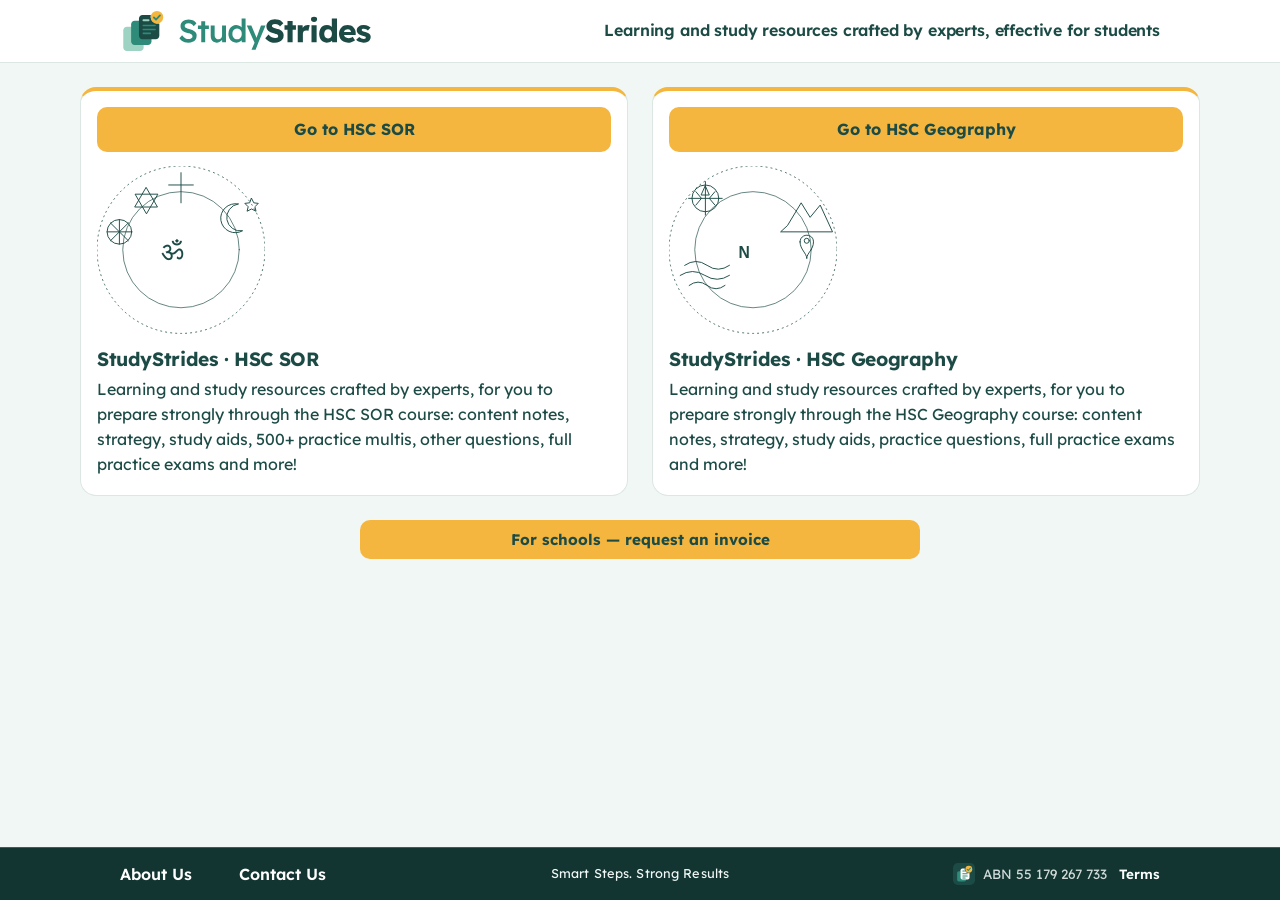
<file: index.html>
<!DOCTYPE html>
<html lang="en">
<head>
<meta charset="utf-8">
<meta name="viewport" content="width=device-width, initial-scale=1">
<title>StudyStrides</title>
<meta name="description" content="StudyStrides. Smart steps · Strong results. StudyStrides · HSC SOR and StudyStrides · HSC Geography.">
<meta property="og:title" content="StudyStrides">
<meta property="og:description" content="Smart steps · Strong results. StudyStrides · HSC SOR and StudyStrides · HSC Geography.">
<meta property="og:type" content="website">
<meta property="og:url" content="https://studystrides.com.au/">
<meta property="og:image" content="https://studystrides.com.au/assets/png/studystrides-large.png">
<meta name="twitter:card" content="summary_large_image">
<meta name="twitter:title" content="StudyStrides">
<meta name="twitter:description" content="Smart steps · Strong results. StudyStrides · HSC SOR and StudyStrides · HSC Geography.">
<meta name="twitter:image" content="https://studystrides.com.au/assets/png/studystrides-large.png">
<meta name="theme-color" content="#123532">
<link rel="icon" href="/favicon.ico" sizes="any">
<link rel="icon" href="/favicon.svg" type="image/svg+xml">
<link rel="icon" href="/favicon-32.png" type="image/png" sizes="32x32">
<link rel="icon" href="/favicon-16.png" type="image/png" sizes="16x16">
<link rel="apple-touch-icon" href="/apple-touch-icon.png">
<link rel="preconnect" href="https://fonts.googleapis.com">
<link rel="preconnect" href="https://fonts.gstatic.com" crossorigin>
<link href="https://fonts.googleapis.com/css2?family=Lexend:wght@400;500;600;700&display=swap" rel="stylesheet">
<link rel="stylesheet" href="assets/site.css">
<script src="/assets/clarity.js"></script>
</head>
<body>
<header class="site-header">
  <div class="wrap bar">
    <a class="brand" href="./">
      <img src="assets/svg/studystrides-medium.svg" alt="StudyStrides" width="253" height="46">
    </a>
    <p class="site-tagline"><span class="tagline-full">Learning and study resources crafted by experts, effective&nbsp;for&nbsp;students</span><span class="tagline-short">Study resources crafted by experts</span></p>
  </div>
</header>

<main class="courses">
  <h1 class="visually-hidden">StudyStrides</h1>
  <div class="courses-inner">
    <article class="card">
      <a class="button" href="sor/">Go to HSC SOR</a>
      <img class="card-pattern" src="assets/svg/sor-pattern.svg" alt="" width="168" height="174">
      <h2>StudyStrides · HSC SOR</h2>
      <p>Learning and study resources crafted by experts, for you to prepare strongly through the HSC SOR course: content notes, strategy, study aids, 500+ practice multis, other questions, full practice exams and more!</p>
    </article>
    <article class="card">
      <a class="button" href="geography/">Go to HSC Geography</a>
      <img class="card-pattern" src="assets/svg/geo-pattern.svg" alt="" width="168" height="174">
      <h2>StudyStrides · HSC Geography</h2>
      <p>Learning and study resources crafted by experts, for you to prepare strongly through the HSC Geography course: content notes, strategy, study aids, practice questions, full practice exams and more!</p>
    </article>
  </div>
  <p class="schools-cta"><a class="button" href="schools/">For schools — request an invoice</a></p>
</main>

<footer class="site-footer">
  <div class="wrap footer-bar">
    <nav class="footer-nav" aria-label="Site">
      <a href="about/">About Us</a>
      <a href="contact/">Contact Us</a>
    </nav>
    <p class="footer-tagline">Smart Steps. <br class="footer-tagline-break">Strong Results</p>
    <div class="footer-legal"><img class="footer-icon" src="assets/svg/studystrides-icon.svg" alt="" width="16" height="16"><span class="footer-abn">ABN 55 179 267 733</span><a class="footer-terms" href="terms/">Terms</a></div>
  </div>
</footer>
</body>
</html>
</file>
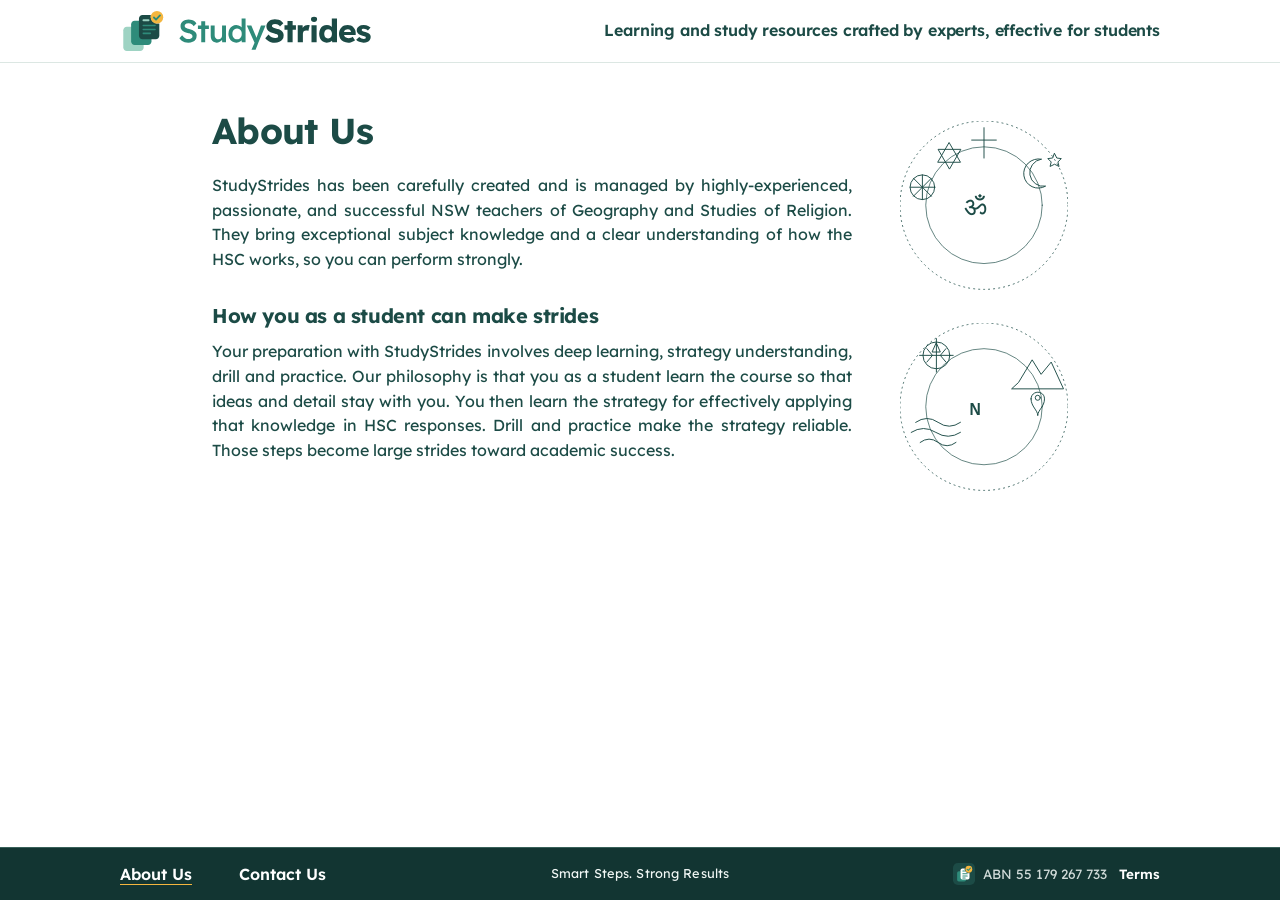
<file: about/index.html>
<!DOCTYPE html>
<html lang="en">
<head>
<meta charset="utf-8">
<meta name="viewport" content="width=device-width, initial-scale=1">
<title>About Us · StudyStrides</title>
<meta name="description" content="StudyStrides is taught by highly experienced, passionate, and successful NSW Studies of Religion teachers. Deep learning, strategy, drill, and practice.">
<meta property="og:title" content="About Us · StudyStrides">
<meta property="og:description" content="Highly experienced NSW Studies of Religion teachers. Deep learning, strategy, drill, and practice — large strides toward academic success.">
<meta property="og:type" content="website">
<meta property="og:url" content="https://hsc-prep.github.io/about/">
<meta property="og:image" content="https://hsc-prep.github.io/assets/png/studystrides-large.png">
<meta name="twitter:card" content="summary_large_image">
<meta name="twitter:title" content="About Us · StudyStrides">
<meta name="twitter:description" content="Highly experienced NSW Studies of Religion teachers. Deep learning, strategy, drill, and practice.">
<meta name="twitter:image" content="https://hsc-prep.github.io/assets/png/studystrides-large.png">
<meta name="theme-color" content="#123532">
<link rel="icon" href="/favicon.ico" sizes="any">
<link rel="icon" href="/favicon.svg" type="image/svg+xml">
<link rel="icon" href="/favicon-32.png" type="image/png" sizes="32x32">
<link rel="icon" href="/favicon-16.png" type="image/png" sizes="16x16">
<link rel="apple-touch-icon" href="/apple-touch-icon.png">
<link rel="preconnect" href="https://fonts.googleapis.com">
<link rel="preconnect" href="https://fonts.gstatic.com" crossorigin>
<link href="https://fonts.googleapis.com/css2?family=Lexend:wght@400;500;600;700&display=swap" rel="stylesheet">
<link rel="stylesheet" href="../assets/site.css">
<script src="/assets/clarity.js"></script>
</head>
<body>
<header class="site-header">
  <div class="wrap bar">
    <a class="brand" href="../">
      <img src="../assets/svg/studystrides-medium.svg" alt="StudyStrides" width="253" height="46">
    </a>
    <p class="site-tagline"><span class="tagline-full">Learning and study resources crafted by experts, effective&nbsp;for&nbsp;students</span><span class="tagline-short">Study resources crafted by experts</span></p>
  </div>
</header>

<main class="page">
  <div class="wrap contact-wrap">
    <div class="contact-layout">
    <div class="prose">
    <h1>About Us</h1>
    <p>StudyStrides has been carefully created and is managed by highly-experienced, passionate, and successful NSW teachers of Geography and Studies of Religion. They bring exceptional subject knowledge and a clear understanding of how the HSC works, so you can perform strongly.</p>
    <h2>How you as a student can make strides</h2>
    <p>Your preparation with StudyStrides involves deep learning, strategy understanding, drill and practice. Our philosophy is that you as a student learn the course so that ideas and detail stay with you. You then learn the strategy for effectively applying that knowledge in HSC responses. Drill and practice make the strategy reliable. Those steps become large strides toward academic success.</p>
    </div>
    <div class="contact-side" aria-hidden="true">
      <img src="../assets/svg/sor-pattern.svg" alt="" width="168" height="174">
      <img src="../assets/svg/geo-pattern.svg" alt="" width="168" height="174">
    </div>
    </div>
  </div>
</main>

<footer class="site-footer">
  <div class="wrap footer-bar">
    <nav class="footer-nav" aria-label="Site">
      <a href="./" aria-current="page">About Us</a>
      <a href="../contact/">Contact Us</a>
    </nav>
    <p class="footer-tagline">Smart Steps. <br class="footer-tagline-break">Strong Results</p>
    <div class="footer-legal"><img class="footer-icon" src="../assets/svg/studystrides-icon.svg" alt="" width="16" height="16"><span class="footer-abn">ABN 55 179 267 733</span><a class="footer-terms" href="../terms/">Terms</a></div>
  </div>
</footer>
</body>
</html>
</file>
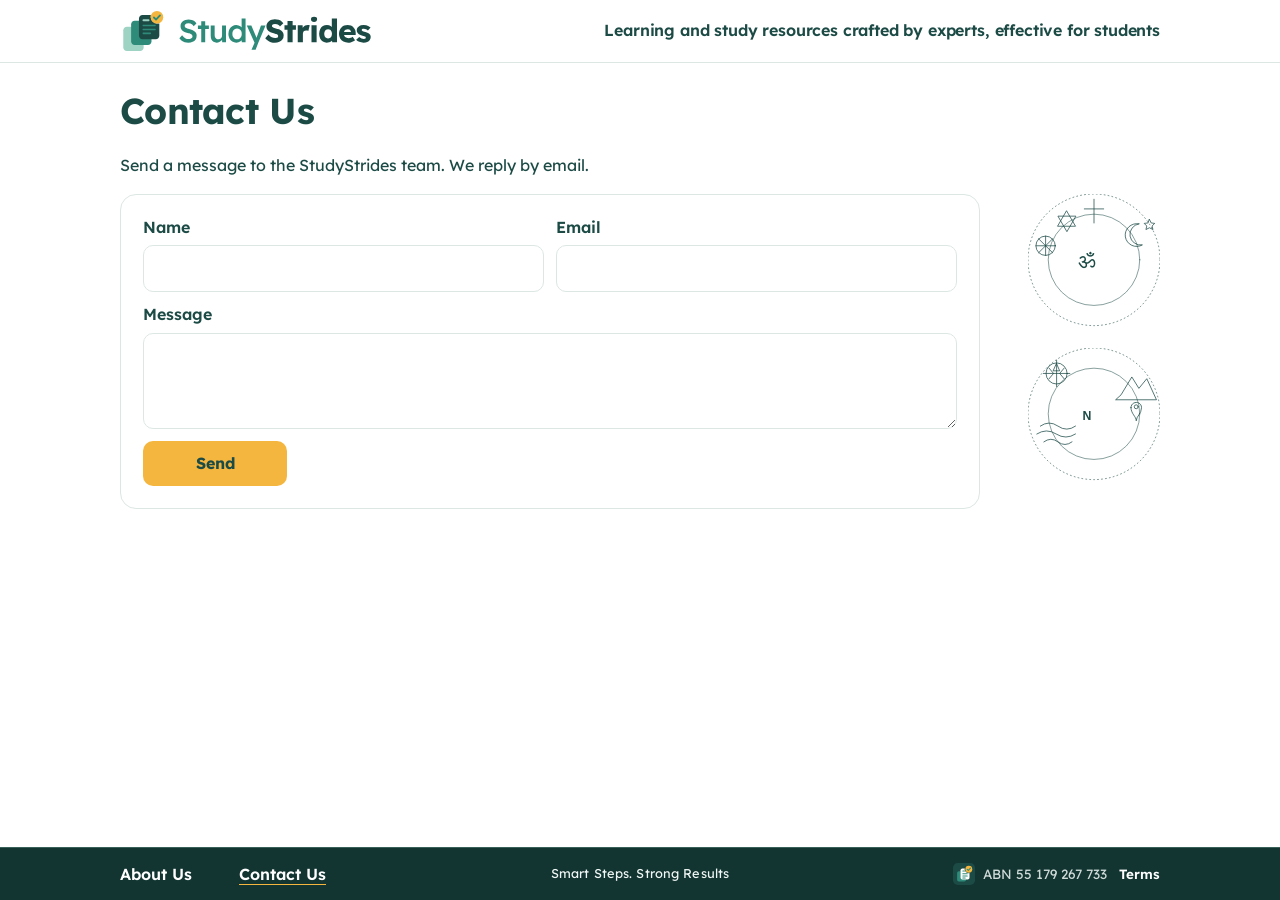
<file: contact/index.html>
<!DOCTYPE html>
<html lang="en">
<head>
<meta charset="utf-8">
<meta name="viewport" content="width=device-width, initial-scale=1">
<title>Contact Us · StudyStrides</title>
<meta name="description" content="Contact StudyStrides. Send a message to the team.">
<meta property="og:title" content="Contact Us · StudyStrides">
<meta property="og:description" content="Send a message to StudyStrides.">
<meta property="og:type" content="website">
<meta property="og:url" content="https://studystrides.com.au/contact/">
<meta property="og:image" content="https://studystrides.com.au/assets/png/studystrides-large.png">
<meta name="twitter:card" content="summary_large_image">
<meta name="twitter:title" content="Contact Us · StudyStrides">
<meta name="twitter:description" content="Send a message to StudyStrides.">
<meta name="twitter:image" content="https://studystrides.com.au/assets/png/studystrides-large.png">
<meta name="theme-color" content="#123532">
<link rel="icon" href="/favicon.ico" sizes="any">
<link rel="icon" href="/favicon.svg" type="image/svg+xml">
<link rel="icon" href="/favicon-32.png" type="image/png" sizes="32x32">
<link rel="icon" href="/favicon-16.png" type="image/png" sizes="16x16">
<link rel="apple-touch-icon" href="/apple-touch-icon.png">
<link rel="preconnect" href="https://fonts.googleapis.com">
<link rel="preconnect" href="https://fonts.gstatic.com" crossorigin>
<link href="https://fonts.googleapis.com/css2?family=Lexend:wght@400;500;600;700&display=swap" rel="stylesheet">
<link rel="stylesheet" href="../assets/site.css">
<script src="/assets/clarity.js"></script>
</head>
<body>
<header class="site-header">
  <div class="wrap bar">
    <a class="brand" href="../">
      <img src="../assets/svg/studystrides-medium.svg" alt="StudyStrides" width="253" height="46">
    </a>
    <p class="site-tagline"><span class="tagline-full">Learning and study resources crafted by experts, effective&nbsp;for&nbsp;students</span><span class="tagline-short">Study resources crafted by experts</span></p>
  </div>
</header>

<main class="page page-contact">
  <div class="wrap contact-wrap">
    <div class="prose">
      <h1>Contact Us</h1>
      <p>Send a message to the StudyStrides team. We reply by email.</p>
    </div>
    <div class="contact-layout">
    <div class="contact-box">
      <div id="form-error" class="form-error" hidden>
        <p><strong>Message not sent.</strong> Please try again, or email <a href="mailto:support@studystrides.com.au">support@studystrides.com.au</a>.</p>
      </div>
      <div id="thanks" class="sent" hidden>
        <p><strong>Message sent.</strong> Thank you. We will reply by email.</p>
      </div>
      <form id="contact-form" class="form" action="https://vjcvlfkrhshydjpldaxo.supabase.co/functions/v1/send-form" method="POST">
        <input type="hidden" name="_form" value="Hub contact">
        <input type="hidden" name="_return" value="https://studystrides.com.au/contact/">
        <p class="honey">
          <label>Leave this field empty<input type="text" name="_honey" tabindex="-1" autocomplete="off" data-clarity-mask="true"></label>
        </p>
        <div class="form-row">
          <label>Name
            <input type="text" name="name" autocomplete="name" required maxlength="120" data-clarity-mask="true">
          </label>
          <label>Email
            <input type="email" name="email" autocomplete="email" required maxlength="200" data-clarity-mask="true">
          </label>
        </div>
        <label>Message
          <textarea name="message" rows="3" required maxlength="5000" data-clarity-mask="true"></textarea>
        </label>
        <button class="button" type="submit">Send</button>
      </form>
    </div>
    <div class="contact-side" aria-hidden="true">
      <img src="../assets/svg/sor-pattern.svg" alt="" width="168" height="174">
      <img src="../assets/svg/geo-pattern.svg" alt="" width="168" height="174">
    </div>
    </div>
  </div>
</main>

<footer class="site-footer">
  <div class="wrap footer-bar">
    <nav class="footer-nav" aria-label="Site">
      <a href="../about/">About Us</a>
      <a href="./" aria-current="page">Contact Us</a>
    </nav>
    <p class="footer-tagline">Smart Steps. <br class="footer-tagline-break">Strong Results</p>
    <div class="footer-legal"><img class="footer-icon" src="../assets/svg/studystrides-icon.svg" alt="" width="16" height="16"><span class="footer-abn">ABN 55 179 267 733</span><a class="footer-terms" href="../terms/">Terms</a></div>
  </div>
</footer>
<script>
  var params = new URLSearchParams(location.search);
  if (params.has("sent")) {
    document.getElementById("thanks").hidden = false;
    document.getElementById("contact-form").hidden = true;
  } else if (params.has("error")) {
    document.getElementById("form-error").hidden = false;
  }
</script>
</body>
</html>
</file>
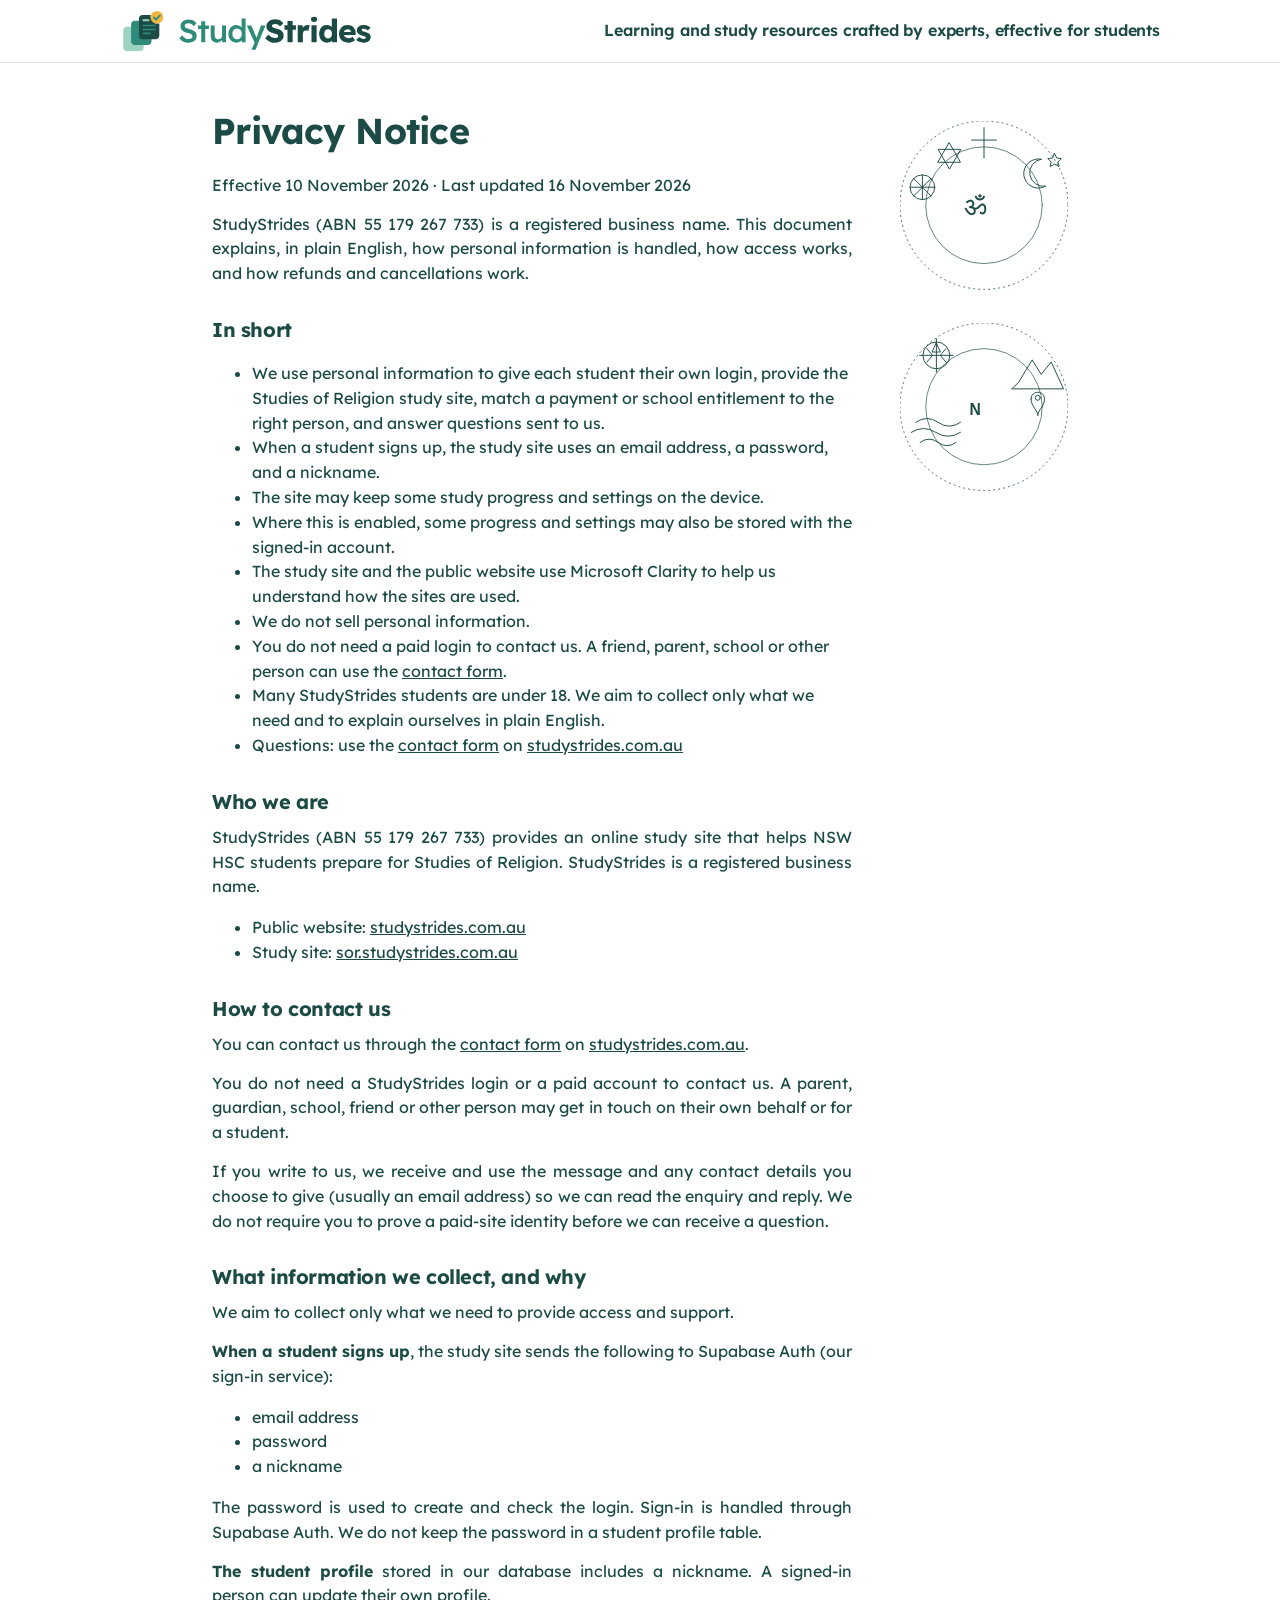
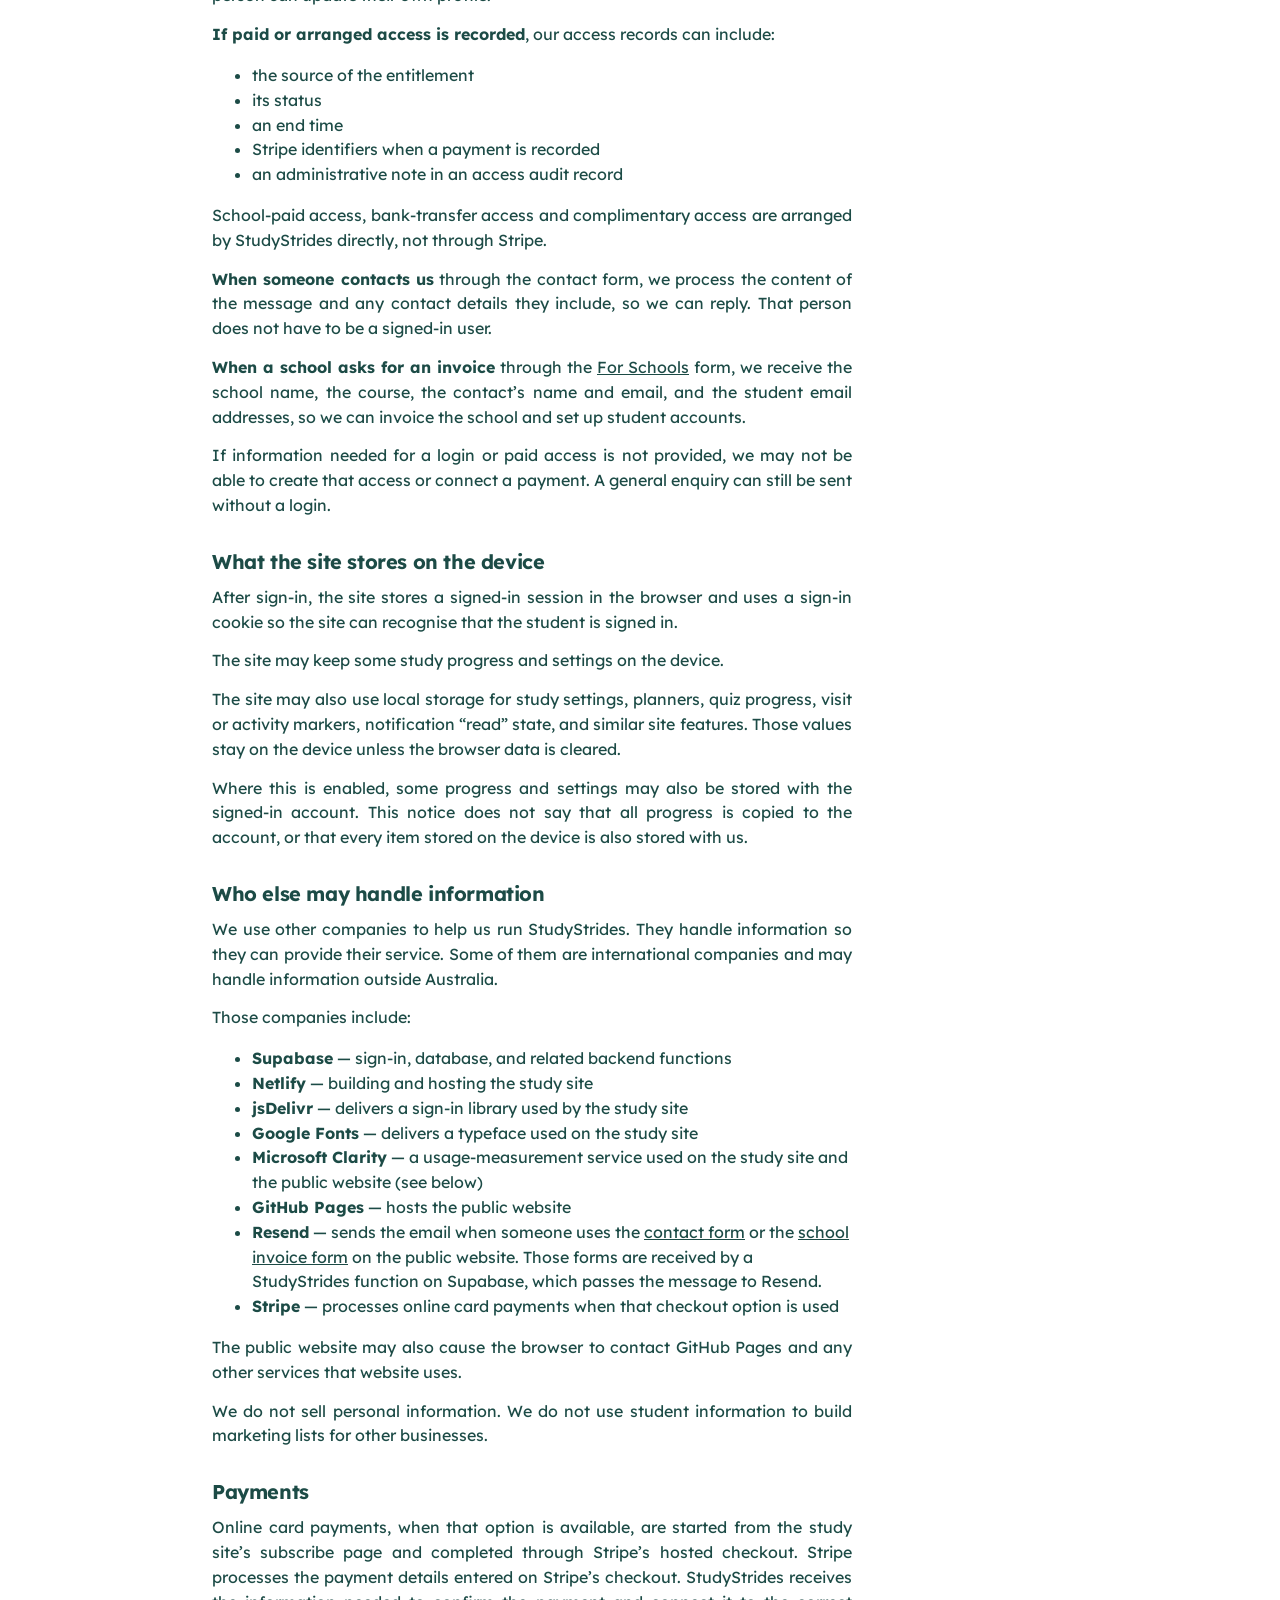
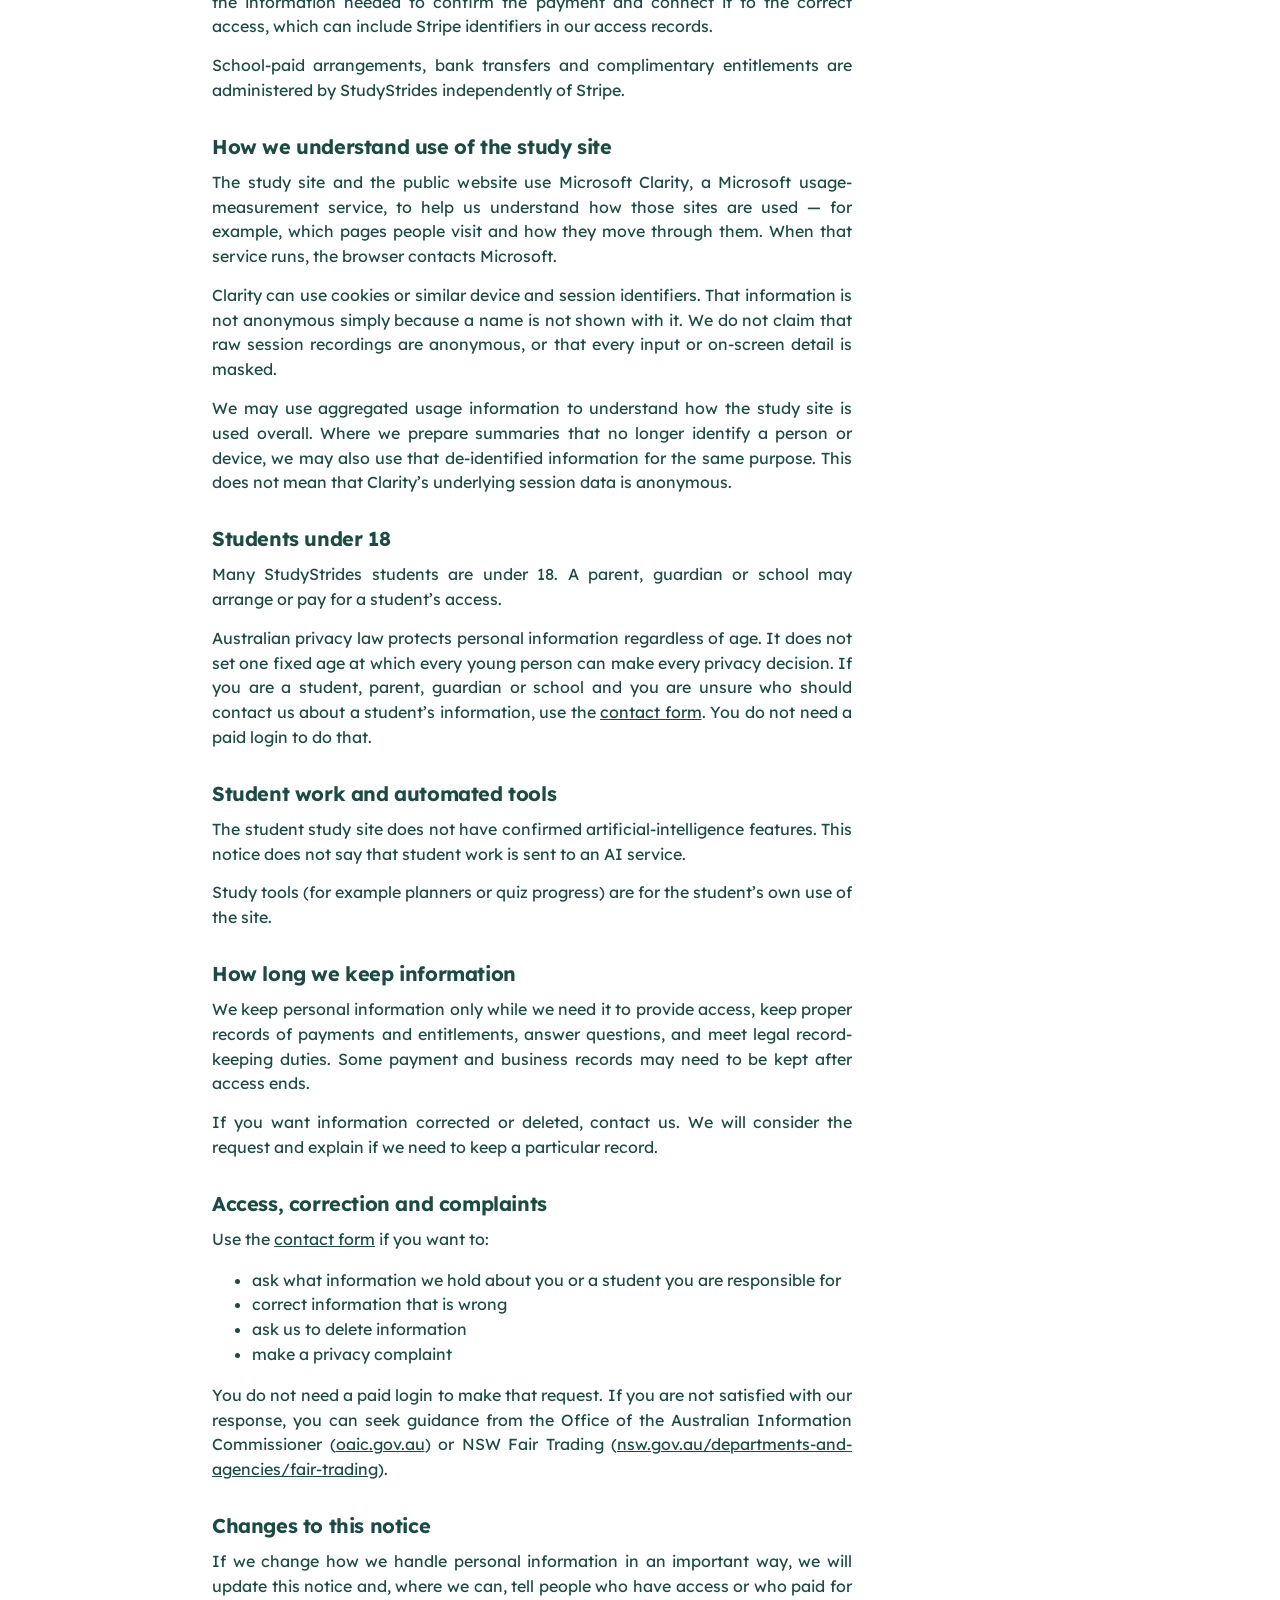
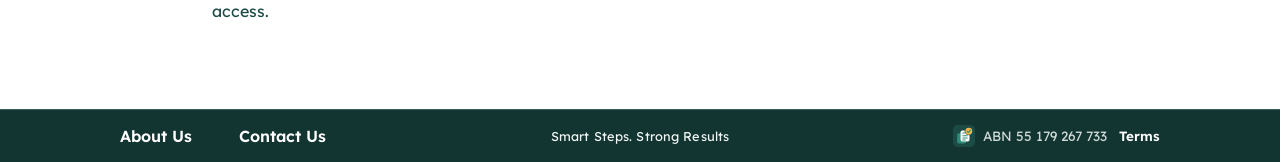
<file: privacy/index.html>
<!DOCTYPE html>
<html lang="en">
<head>
<meta charset="utf-8">
<meta name="viewport" content="width=device-width, initial-scale=1">
<title>Privacy Notice · StudyStrides</title>
<meta name="description" content="Privacy Notice for StudyStrides (ABN 55 179 267 733). How personal information is handled for the Studies of Religion study site and the public website.">
<meta property="og:title" content="Privacy Notice · StudyStrides">
<meta property="og:description" content="Privacy Notice for StudyStrides (ABN 55 179 267 733). How personal information is handled for the Studies of Religion study site and the public website.">
<meta property="og:type" content="website">
<meta property="og:url" content="https://hsc-prep.github.io/privacy/">
<meta property="og:image" content="https://hsc-prep.github.io/assets/png/studystrides-large.png">
<meta name="twitter:card" content="summary_large_image">
<meta name="twitter:title" content="Privacy Notice · StudyStrides">
<meta name="twitter:description" content="Privacy Notice for StudyStrides (ABN 55 179 267 733). How personal information is handled for the Studies of Religion study site and the public website.">
<meta name="twitter:image" content="https://hsc-prep.github.io/assets/png/studystrides-large.png">
<meta name="theme-color" content="#123532">
<link rel="icon" href="/favicon.ico" sizes="any">
<link rel="icon" href="/favicon.svg" type="image/svg+xml">
<link rel="icon" href="/favicon-32.png" type="image/png" sizes="32x32">
<link rel="icon" href="/favicon-16.png" type="image/png" sizes="16x16">
<link rel="apple-touch-icon" href="/apple-touch-icon.png">
<link rel="preconnect" href="https://fonts.googleapis.com">
<link rel="preconnect" href="https://fonts.gstatic.com" crossorigin>
<link href="https://fonts.googleapis.com/css2?family=Lexend:wght@400;500;600;700&display=swap" rel="stylesheet">
<link rel="stylesheet" href="../assets/site.css">
<script src="/assets/clarity.js"></script>
</head>
<body>
<header class="site-header">
  <div class="wrap bar">
    <a class="brand" href="../">
      <img src="../assets/svg/studystrides-medium.svg" alt="StudyStrides" width="253" height="46">
    </a>
    <p class="site-tagline"><span class="tagline-full">Learning and study resources crafted by experts, effective&nbsp;for&nbsp;students</span><span class="tagline-short">Study resources crafted by experts</span></p>
  </div>
</header>

<main class="page">
  <div class="wrap contact-wrap">
    <div class="contact-layout">
    <div class="prose">
      <h1>Privacy Notice</h1>
      <p class="legal-meta">Effective 10 November 2026 · Last updated 16 November 2026</p>
      <p>StudyStrides (ABN 55 179 267 733) is a registered business name. This document explains, in plain English, how personal information is handled, how access works, and how refunds and cancellations work.</p>
      <h2>In short</h2>
      <ul>
        <li>We use personal information to give each student their own login, provide the Studies of Religion study site, match a payment or school entitlement to the right person, and answer questions sent to us.</li>
        <li>When a student signs up, the study site uses an email address, a password, and a nickname.</li>
        <li>The site may keep some study progress and settings on the device.</li>
        <li>Where this is enabled, some progress and settings may also be stored with the signed-in account.</li>
        <li>The study site and the public website use Microsoft Clarity to help us understand how the sites are used.</li>
        <li>We do not sell personal information.</li>
        <li>You do not need a paid login to contact us. A friend, parent, school or other person can use the <a href="../contact/">contact form</a>.</li>
        <li>Many StudyStrides students are under 18. We aim to collect only what we need and to explain ourselves in plain English.</li>
        <li>Questions: use the <a href="../contact/">contact form</a> on <a href="../">studystrides.com.au</a></li>
      </ul>
      <h2>Who we are</h2>
      <p>StudyStrides (ABN 55 179 267 733) provides an online study site that helps NSW HSC students prepare for Studies of Religion. StudyStrides is a registered business name.</p>
      <ul>
        <li>Public website: <a href="../">studystrides.com.au</a></li>
        <li>Study site: <a href="https://sor.studystrides.com.au/">sor.studystrides.com.au</a></li>
      </ul>
      <h2>How to contact us</h2>
      <p>You can contact us through the <a href="../contact/">contact form</a> on <a href="../">studystrides.com.au</a>.</p>
      <p>You do not need a StudyStrides login or a paid account to contact us. A parent, guardian, school, friend or other person may get in touch on their own behalf or for a student.</p>
      <p>If you write to us, we receive and use the message and any contact details you choose to give (usually an email address) so we can read the enquiry and reply. We do not require you to prove a paid-site identity before we can receive a question.</p>
      <h2>What information we collect, and why</h2>
      <p>We aim to collect only what we need to provide access and support.</p>
      <p><strong>When a student signs up</strong>, the study site sends the following to Supabase Auth (our sign-in service):</p>
      <ul>
        <li>email address</li>
        <li>password</li>
        <li>a nickname</li>
      </ul>
      <p>The password is used to create and check the login. Sign-in is handled through Supabase Auth. We do not keep the password in a student profile table.</p>
      <p><strong>The student profile</strong> stored in our database includes a nickname. A signed-in person can update their own profile.</p>
      <p><strong>If paid or arranged access is recorded</strong>, our access records can include:</p>
      <ul>
        <li>the source of the entitlement</li>
        <li>its status</li>
        <li>an end time</li>
        <li>Stripe identifiers when a payment is recorded</li>
        <li>an administrative note in an access audit record</li>
      </ul>
      <p>School-paid access, bank-transfer access and complimentary access are arranged by StudyStrides directly, not through Stripe.</p>
      <p><strong>When someone contacts us</strong> through the contact form, we process the content of the message and any contact details they include, so we can reply. That person does not have to be a signed-in user.</p>
      <p><strong>When a school asks for an invoice</strong> through the <a href="../schools/">For Schools</a> form, we receive the school name, the course, the contact’s name and email, and the student email addresses, so we can invoice the school and set up student accounts.</p>
      <p>If information needed for a login or paid access is not provided, we may not be able to create that access or connect a payment. A general enquiry can still be sent without a login.</p>
      <h2>What the site stores on the device</h2>
      <p>After sign-in, the site stores a signed-in session in the browser and uses a sign-in cookie so the site can recognise that the student is signed in.</p>
      <p>The site may keep some study progress and settings on the device.</p>
      <p>The site may also use local storage for study settings, planners, quiz progress, visit or activity markers, notification “read” state, and similar site features. Those values stay on the device unless the browser data is cleared.</p>
      <p>Where this is enabled, some progress and settings may also be stored with the signed-in account. This notice does not say that all progress is copied to the account, or that every item stored on the device is also stored with us.</p>
      <h2>Who else may handle information</h2>
      <p>We use other companies to help us run StudyStrides. They handle information so they can provide their service. Some of them are international companies and may handle information outside Australia.</p>
      <p>Those companies include:</p>
      <ul>
        <li><strong>Supabase</strong> — sign-in, database, and related backend functions</li>
        <li><strong>Netlify</strong> — building and hosting the study site</li>
        <li><strong>jsDelivr</strong> — delivers a sign-in library used by the study site</li>
        <li><strong>Google Fonts</strong> — delivers a typeface used on the study site</li>
        <li><strong>Microsoft Clarity</strong> — a usage-measurement service used on the study site and the public website (see below)</li>
        <li><strong>GitHub Pages</strong> — hosts the public website</li>
        <li><strong>Resend</strong> — sends the email when someone uses the <a href="../contact/">contact form</a> or the <a href="../schools/">school invoice form</a> on the public website. Those forms are received by a StudyStrides function on Supabase, which passes the message to Resend.</li>
        <li><strong>Stripe</strong> — processes online card payments when that checkout option is used</li>
      </ul>
      <p>The public website may also cause the browser to contact GitHub Pages and any other services that website uses.</p>
      <p>We do not sell personal information. We do not use student information to build marketing lists for other businesses.</p>
      <h2>Payments</h2>
      <p>Online card payments, when that option is available, are started from the study site’s subscribe page and completed through Stripe’s hosted checkout. Stripe processes the payment details entered on Stripe’s checkout. StudyStrides receives the information needed to confirm the payment and connect it to the correct access, which can include Stripe identifiers in our access records.</p>
      <p>School-paid arrangements, bank transfers and complimentary entitlements are administered by StudyStrides independently of Stripe.</p>
      <h2>How we understand use of the study site</h2>
      <p>The study site and the public website use Microsoft Clarity, a Microsoft usage-measurement service, to help us understand how those sites are used — for example, which pages people visit and how they move through them. When that service runs, the browser contacts Microsoft.</p>
      <p>Clarity can use cookies or similar device and session identifiers. That information is not anonymous simply because a name is not shown with it. We do not claim that raw session recordings are anonymous, or that every input or on-screen detail is masked.</p>
      <p>We may use aggregated usage information to understand how the study site is used overall. Where we prepare summaries that no longer identify a person or device, we may also use that de-identified information for the same purpose. This does not mean that Clarity’s underlying session data is anonymous.</p>
      <h2>Students under 18</h2>
      <p>Many StudyStrides students are under 18. A parent, guardian or school may arrange or pay for a student’s access.</p>
      <p>Australian privacy law protects personal information regardless of age. It does not set one fixed age at which every young person can make every privacy decision. If you are a student, parent, guardian or school and you are unsure who should contact us about a student’s information, use the <a href="../contact/">contact form</a>. You do not need a paid login to do that.</p>
      <h2>Student work and automated tools</h2>
      <p>The student study site does not have confirmed artificial-intelligence features. This notice does not say that student work is sent to an AI service.</p>
      <p>Study tools (for example planners or quiz progress) are for the student’s own use of the site.</p>
      <h2>How long we keep information</h2>
      <p>We keep personal information only while we need it to provide access, keep proper records of payments and entitlements, answer questions, and meet legal record-keeping duties. Some payment and business records may need to be kept after access ends.</p>
      <p>If you want information corrected or deleted, contact us. We will consider the request and explain if we need to keep a particular record.</p>
      <h2>Access, correction and complaints</h2>
      <p>Use the <a href="../contact/">contact form</a> if you want to:</p>
      <ul>
        <li>ask what information we hold about you or a student you are responsible for</li>
        <li>correct information that is wrong</li>
        <li>ask us to delete information</li>
        <li>make a privacy complaint</li>
      </ul>
      <p>You do not need a paid login to make that request. If you are not satisfied with our response, you can seek guidance from the Office of the Australian Information Commissioner (<a href="https://www.oaic.gov.au/">oaic.gov.au</a>) or NSW Fair Trading (<a href="https://www.nsw.gov.au/departments-and-agencies/fair-trading">nsw.gov.au/departments-and-agencies/fair-trading</a>).</p>
      <h2>Changes to this notice</h2>
      <p>If we change how we handle personal information in an important way, we will update this notice and, where we can, tell people who have access or who paid for access.</p>
    </div>
    <div class="contact-side" aria-hidden="true">
      <img src="../assets/svg/sor-pattern.svg" alt="" width="168" height="174">
      <img src="../assets/svg/geo-pattern.svg" alt="" width="168" height="174">
    </div>
    </div>
  </div>
</main>

<footer class="site-footer">
  <div class="wrap footer-bar">
    <nav class="footer-nav" aria-label="Site">
      <a href="../about/">About Us</a>
      <a href="../contact/">Contact Us</a>
    </nav>
    <p class="footer-tagline">Smart Steps. <br class="footer-tagline-break">Strong Results</p>
    <div class="footer-legal"><img class="footer-icon" src="../assets/svg/studystrides-icon.svg" alt="" width="16" height="16"><span class="footer-abn">ABN 55 179 267 733</span><a class="footer-terms" href="../terms/">Terms</a></div>
  </div>
</footer>
</body>
</html>
</file>
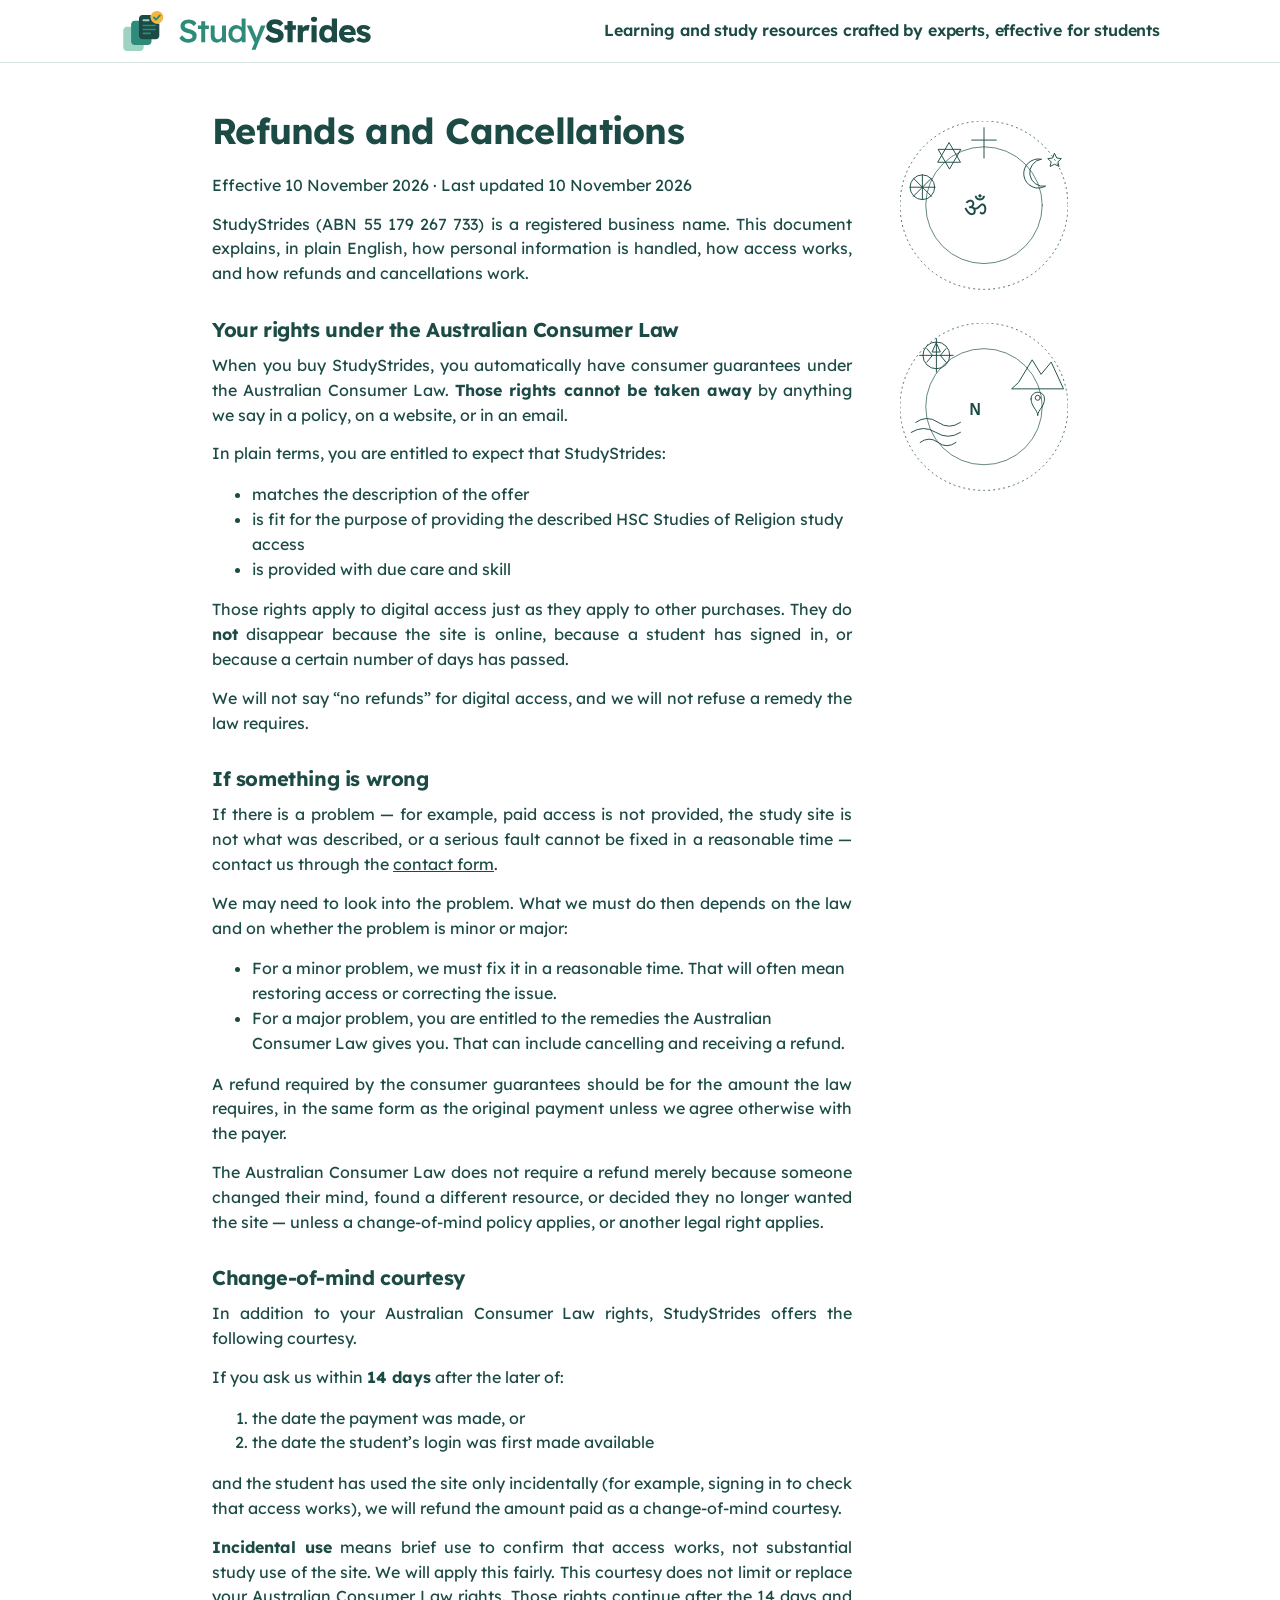
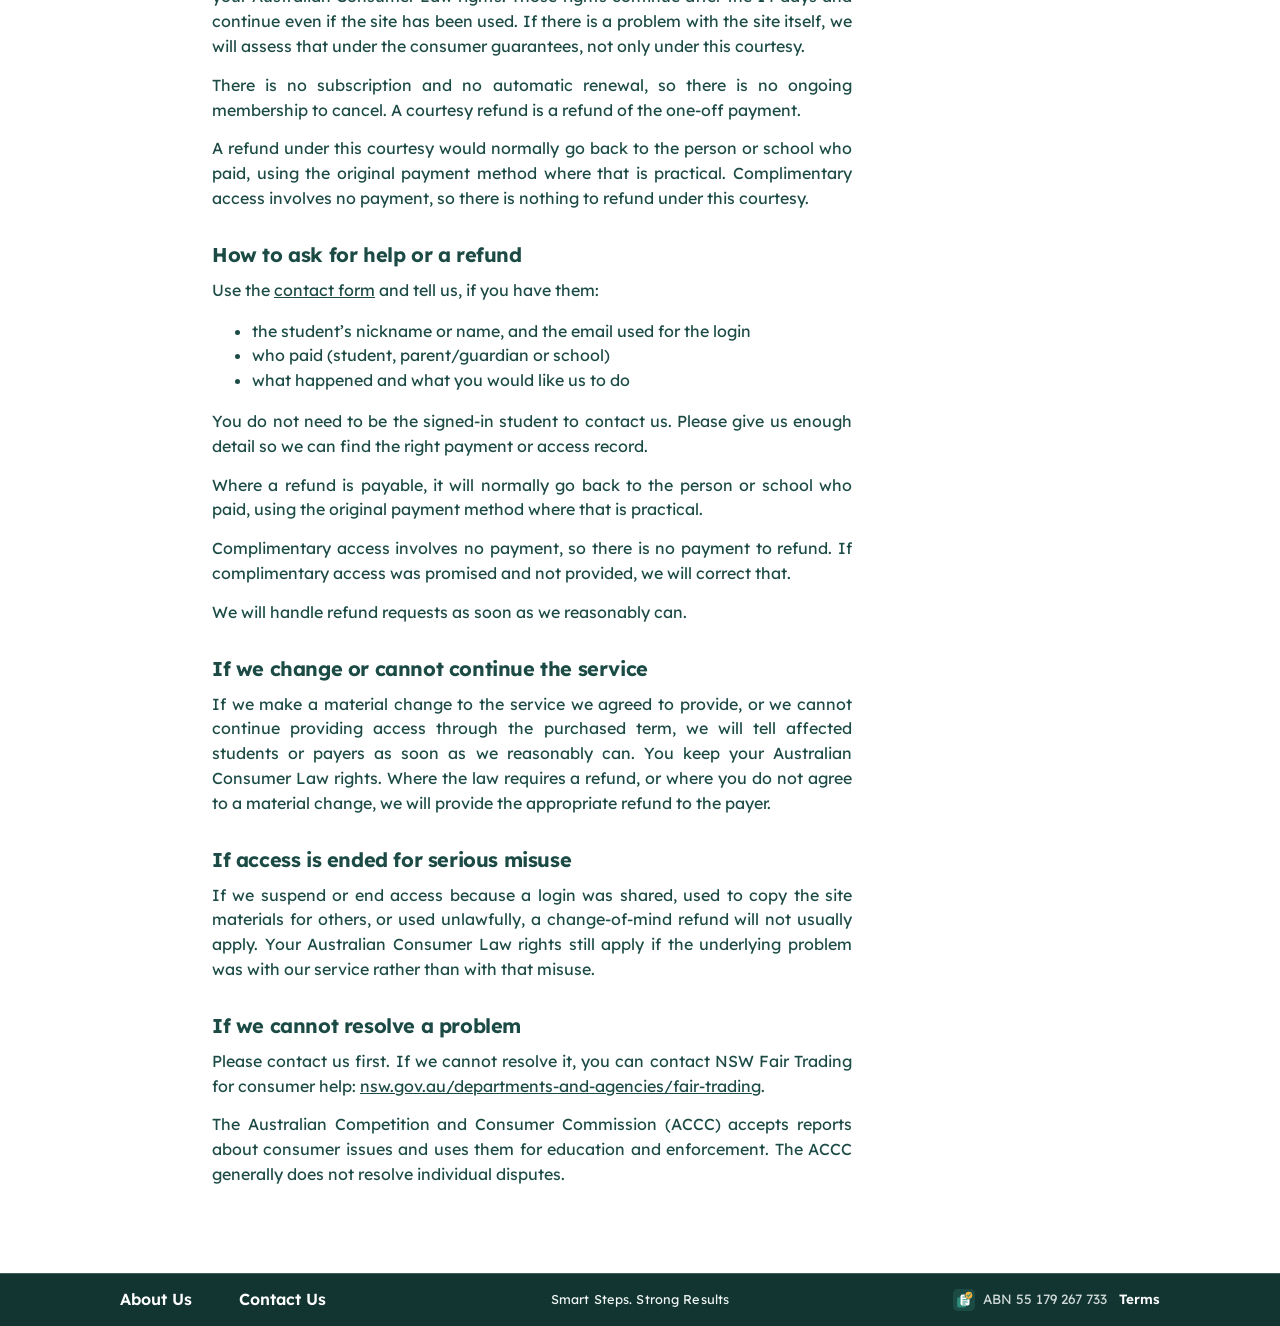
<file: refunds/index.html>
<!DOCTYPE html>
<html lang="en">
<head>
<meta charset="utf-8">
<meta name="viewport" content="width=device-width, initial-scale=1">
<title>Refunds and Cancellations · StudyStrides</title>
<meta name="description" content="Refunds and Cancellations for StudyStrides (ABN 55 179 267 733), including Australian Consumer Law rights and the change-of-mind courtesy.">
<meta property="og:title" content="Refunds and Cancellations · StudyStrides">
<meta property="og:description" content="Refunds and Cancellations for StudyStrides (ABN 55 179 267 733), including Australian Consumer Law rights and the change-of-mind courtesy.">
<meta property="og:type" content="website">
<meta property="og:url" content="https://hsc-prep.github.io/refunds/">
<meta property="og:image" content="https://hsc-prep.github.io/assets/png/studystrides-large.png">
<meta name="twitter:card" content="summary_large_image">
<meta name="twitter:title" content="Refunds and Cancellations · StudyStrides">
<meta name="twitter:description" content="Refunds and Cancellations for StudyStrides (ABN 55 179 267 733), including Australian Consumer Law rights and the change-of-mind courtesy.">
<meta name="twitter:image" content="https://hsc-prep.github.io/assets/png/studystrides-large.png">
<meta name="theme-color" content="#123532">
<link rel="icon" href="/favicon.ico" sizes="any">
<link rel="icon" href="/favicon.svg" type="image/svg+xml">
<link rel="icon" href="/favicon-32.png" type="image/png" sizes="32x32">
<link rel="icon" href="/favicon-16.png" type="image/png" sizes="16x16">
<link rel="apple-touch-icon" href="/apple-touch-icon.png">
<link rel="preconnect" href="https://fonts.googleapis.com">
<link rel="preconnect" href="https://fonts.gstatic.com" crossorigin>
<link href="https://fonts.googleapis.com/css2?family=Lexend:wght@400;500;600;700&display=swap" rel="stylesheet">
<link rel="stylesheet" href="../assets/site.css">
<script src="/assets/clarity.js"></script>
</head>
<body>
<header class="site-header">
  <div class="wrap bar">
    <a class="brand" href="../">
      <img src="../assets/svg/studystrides-medium.svg" alt="StudyStrides" width="253" height="46">
    </a>
    <p class="site-tagline"><span class="tagline-full">Learning and study resources crafted by experts, effective&nbsp;for&nbsp;students</span><span class="tagline-short">Study resources crafted by experts</span></p>
  </div>
</header>

<main class="page">
  <div class="wrap contact-wrap">
    <div class="contact-layout">
    <div class="prose">
      <h1>Refunds and Cancellations</h1>
      <p class="legal-meta">Effective 10 November 2026 · Last updated 10 November 2026</p>
      <p>StudyStrides (ABN 55 179 267 733) is a registered business name. This document explains, in plain English, how personal information is handled, how access works, and how refunds and cancellations work.</p>
      <h2>Your rights under the Australian Consumer Law</h2>
      <p>When you buy StudyStrides, you automatically have consumer guarantees under the Australian Consumer Law. <strong>Those rights cannot be taken away</strong> by anything we say in a policy, on a website, or in an email.</p>
      <p>In plain terms, you are entitled to expect that StudyStrides:</p>
      <ul>
        <li>matches the description of the offer</li>
        <li>is fit for the purpose of providing the described HSC Studies of Religion study access</li>
        <li>is provided with due care and skill</li>
      </ul>
      <p>Those rights apply to digital access just as they apply to other purchases. They do <strong>not</strong> disappear because the site is online, because a student has signed in, or because a certain number of days has passed.</p>
      <p>We will not say “no refunds” for digital access, and we will not refuse a remedy the law requires.</p>
      <h2>If something is wrong</h2>
      <p>If there is a problem — for example, paid access is not provided, the study site is not what was described, or a serious fault cannot be fixed in a reasonable time — contact us through the <a href="../contact/">contact form</a>.</p>
      <p>We may need to look into the problem. What we must do then depends on the law and on whether the problem is minor or major:</p>
      <ul>
        <li>For a minor problem, we must fix it in a reasonable time. That will often mean restoring access or correcting the issue.</li>
        <li>For a major problem, you are entitled to the remedies the Australian Consumer Law gives you. That can include cancelling and receiving a refund.</li>
      </ul>
      <p>A refund required by the consumer guarantees should be for the amount the law requires, in the same form as the original payment unless we agree otherwise with the payer.</p>
      <p>The Australian Consumer Law does not require a refund merely because someone changed their mind, found a different resource, or decided they no longer wanted the site — unless a change-of-mind policy applies, or another legal right applies.</p>
      <h2>Change-of-mind courtesy</h2>
      <p>In addition to your Australian Consumer Law rights, StudyStrides offers the following courtesy.</p>
      <p>If you ask us within <strong>14 days</strong> after the later of:</p>
      <ol>
        <li>the date the payment was made, or</li>
        <li>the date the student’s login was first made available</li>
      </ol>
      <p>and the student has used the site only incidentally (for example, signing in to check that access works), we will refund the amount paid as a change-of-mind courtesy.</p>
      <p><strong>Incidental use</strong> means brief use to confirm that access works, not substantial study use of the site. We will apply this fairly. This courtesy does not limit or replace your Australian Consumer Law rights. Those rights continue after the 14 days and continue even if the site has been used. If there is a problem with the site itself, we will assess that under the consumer guarantees, not only under this courtesy.</p>
      <p>There is no subscription and no automatic renewal, so there is no ongoing membership to cancel. A courtesy refund is a refund of the one-off payment.</p>
      <p>A refund under this courtesy would normally go back to the person or school who paid, using the original payment method where that is practical. Complimentary access involves no payment, so there is nothing to refund under this courtesy.</p>
      <h2>How to ask for help or a refund</h2>
      <p>Use the <a href="../contact/">contact form</a> and tell us, if you have them:</p>
      <ul>
        <li>the student’s nickname or name, and the email used for the login</li>
        <li>who paid (student, parent/guardian or school)</li>
        <li>what happened and what you would like us to do</li>
      </ul>
      <p>You do not need to be the signed-in student to contact us. Please give us enough detail so we can find the right payment or access record.</p>
      <p>Where a refund is payable, it will normally go back to the person or school who paid, using the original payment method where that is practical.</p>
      <p>Complimentary access involves no payment, so there is no payment to refund. If complimentary access was promised and not provided, we will correct that.</p>
      <p>We will handle refund requests as soon as we reasonably can.</p>
      <h2>If we change or cannot continue the service</h2>
      <p>If we make a material change to the service we agreed to provide, or we cannot continue providing access through the purchased term, we will tell affected students or payers as soon as we reasonably can. You keep your Australian Consumer Law rights. Where the law requires a refund, or where you do not agree to a material change, we will provide the appropriate refund to the payer.</p>
      <h2>If access is ended for serious misuse</h2>
      <p>If we suspend or end access because a login was shared, used to copy the site materials for others, or used unlawfully, a change-of-mind refund will not usually apply. Your Australian Consumer Law rights still apply if the underlying problem was with our service rather than with that misuse.</p>
      <h2>If we cannot resolve a problem</h2>
      <p>Please contact us first. If we cannot resolve it, you can contact NSW Fair Trading for consumer help: <a href="https://www.nsw.gov.au/departments-and-agencies/fair-trading">nsw.gov.au/departments-and-agencies/fair-trading</a>.</p>
      <p>The Australian Competition and Consumer Commission (ACCC) accepts reports about consumer issues and uses them for education and enforcement. The ACCC generally does not resolve individual disputes.</p>
    </div>
    <div class="contact-side" aria-hidden="true">
      <img src="../assets/svg/sor-pattern.svg" alt="" width="168" height="174">
      <img src="../assets/svg/geo-pattern.svg" alt="" width="168" height="174">
    </div>
    </div>
  </div>
</main>

<footer class="site-footer">
  <div class="wrap footer-bar">
    <nav class="footer-nav" aria-label="Site">
      <a href="../about/">About Us</a>
      <a href="../contact/">Contact Us</a>
    </nav>
    <p class="footer-tagline">Smart Steps. <br class="footer-tagline-break">Strong Results</p>
    <div class="footer-legal"><img class="footer-icon" src="../assets/svg/studystrides-icon.svg" alt="" width="16" height="16"><span class="footer-abn">ABN 55 179 267 733</span><a class="footer-terms" href="../terms/">Terms</a></div>
  </div>
</footer>
</body>
</html>
</file>
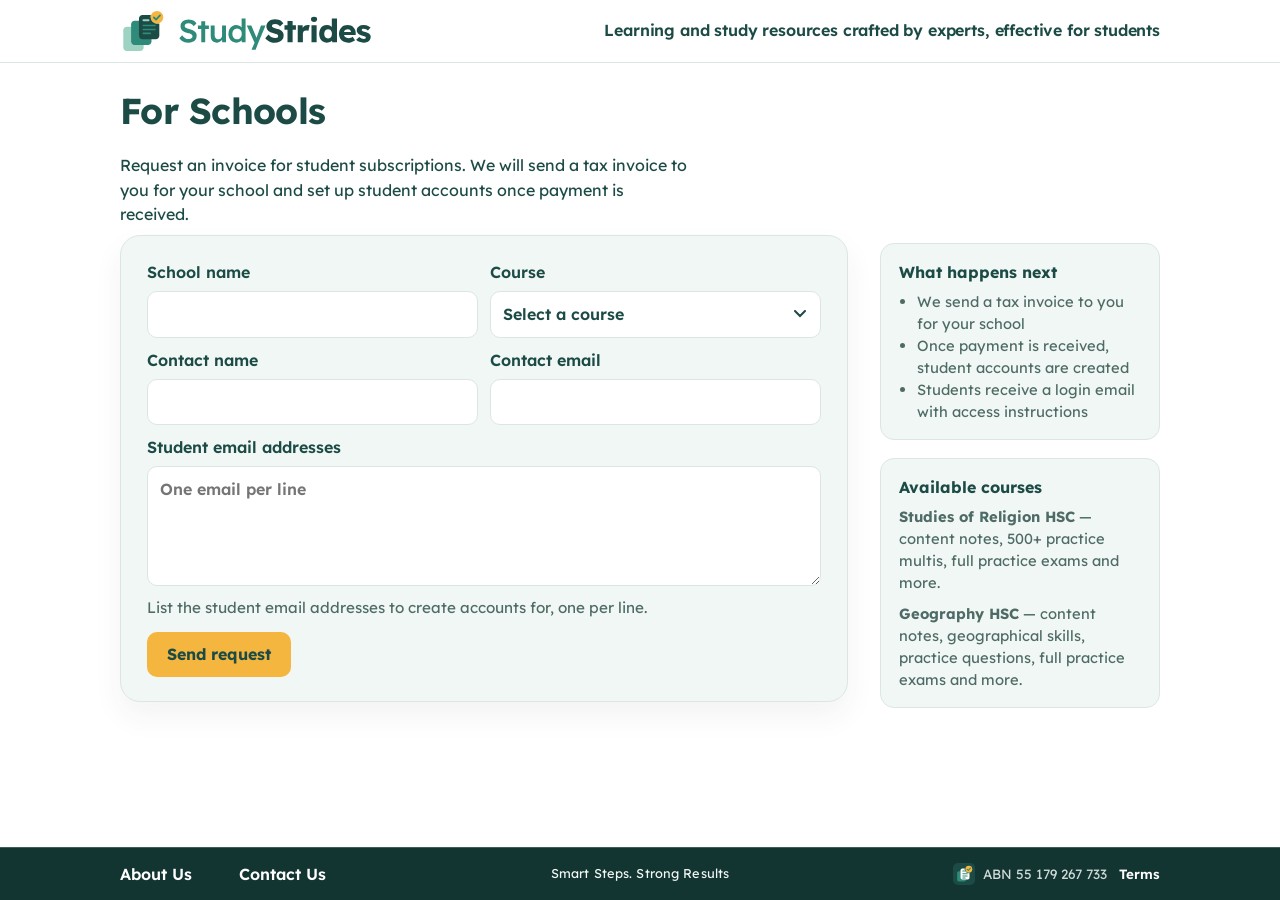
<file: schools/index.html>
<!DOCTYPE html>
<html lang="en">
<head>
<meta charset="utf-8">
<meta name="viewport" content="width=device-width, initial-scale=1">
<title>For Schools · StudyStrides</title>
<meta name="description" content="Request a school invoice for StudyStrides HSC study subscriptions.">
<meta property="og:title" content="For Schools · StudyStrides">
<meta property="og:description" content="Request a school invoice for StudyStrides HSC study subscriptions.">
<meta property="og:type" content="website">
<meta property="og:url" content="https://studystrides.com.au/schools/">
<meta property="og:image" content="https://studystrides.com.au/assets/png/studystrides-large.png">
<meta name="twitter:card" content="summary_large_image">
<meta name="twitter:title" content="For Schools · StudyStrides">
<meta name="twitter:description" content="Request a school invoice for StudyStrides HSC study subscriptions.">
<meta name="twitter:image" content="https://studystrides.com.au/assets/png/studystrides-large.png">
<meta name="theme-color" content="#123532">
<link rel="icon" href="/favicon.ico" sizes="any">
<link rel="icon" href="/favicon.svg" type="image/svg+xml">
<link rel="icon" href="/favicon-32.png" type="image/png" sizes="32x32">
<link rel="icon" href="/favicon-16.png" type="image/png" sizes="16x16">
<link rel="apple-touch-icon" href="/apple-touch-icon.png">
<link rel="preconnect" href="https://fonts.googleapis.com">
<link rel="preconnect" href="https://fonts.gstatic.com" crossorigin>
<link href="https://fonts.googleapis.com/css2?family=Lexend:wght@400;500;600;700&display=swap" rel="stylesheet">
<link rel="stylesheet" href="../assets/site.css">
<style>
  .form select {
    font: inherit;
    color: var(--pine);
    background: var(--white);
    border: 1px solid var(--line);
    border-radius: 10px;
    padding: 12px 14px;
    width: 100%;
    cursor: pointer;
    appearance: none;
    background-image: url("data:image/svg+xml,%3Csvg xmlns='http://www.w3.org/2000/svg' width='12' height='8'%3E%3Cpath d='M1 1l5 5 5-5' fill='none' stroke='%231C4B46' stroke-width='2' stroke-linecap='round'/%3E%3C/svg%3E");
    background-repeat: no-repeat;
    background-position: right 14px center;
    padding-right: 36px;
  }
  .form select:focus-visible {
    outline: 3px solid var(--mint);
    outline-offset: 2px;
  }
  .page-schools { padding: 20px 0 28px; }
  .page-schools .prose { max-width: 36rem; }
  .page-schools .prose p { margin-bottom: 8px; }
  .page-schools .form { gap: 10px; }
  .page-schools .form-row { display: grid; grid-template-columns: 1fr 1fr; gap: 12px; }
  .page-schools .form input,
  .page-schools .form select,
  .page-schools .form textarea { padding: 10px 12px; }
  .page-schools .form select { padding-right: 36px; }
  .page-schools .form textarea { min-height: 0; height: 120px; resize: vertical; }
  .page-schools .sent,
  .page-schools .form-error { max-width: none; }
  .schools-wrap { width: min(1040px, calc(100% - 28px)); margin-inline: auto; }
  .schools-layout { display: flex; gap: 32px; align-items: flex-start; }
  .schools-layout > .schools-box { flex: 1 1 36rem; }
  .schools-layout > .schools-info { flex: 0 0 280px; }
  .schools-box {
    background: var(--mist); border: 1px solid var(--line); border-radius: 20px; padding: 24px 26px;
    box-shadow: 0 14px 30px rgba(28,44,34,.06); position: relative;
  }
  .schools-box > *:not(.wm) { position: relative; z-index: 1; }
  .schools-box .form { max-width: none; margin-top: 0; }
  .schools-info {
    display: grid; gap: 18px; padding-top: 8px;
  }
  .info-card {
    background: var(--mist); border: 1px solid var(--line); border-radius: 14px; padding: 16px 18px;
  }
  .info-card h3 { margin: 0 0 6px; font-size: 1rem; }
  .info-card p, .info-card ul { margin: 0; font-size: .92rem; color: var(--muted); line-height: 1.5; }
  .info-card ul { padding-left: 18px; margin-top: 4px; }
  @media (max-width: 720px) {
    .schools-layout { flex-direction: column; gap: 24px; }
    .schools-layout > .schools-info { flex: none; width: 100%; }
    .page-schools .form-row { grid-template-columns: 1fr; }
  }
</style>
<script src="/assets/clarity.js"></script>
</head>
<body>
<header class="site-header">
  <div class="wrap bar">
    <a class="brand" href="../">
      <img src="../assets/svg/studystrides-medium.svg" alt="StudyStrides" width="253" height="46">
    </a>
    <p class="site-tagline"><span class="tagline-full">Learning and study resources crafted by experts, effective&nbsp;for&nbsp;students</span><span class="tagline-short">Study resources crafted by experts</span></p>
  </div>
</header>

<main class="page page-schools">
  <div class="schools-wrap">
    <div class="prose">
      <h1>For Schools</h1>
      <p>Request an invoice for student subscriptions. We will send a tax invoice to you for your school and set up student accounts once payment is received.</p>
    </div>
    <div class="schools-layout">
    <div class="schools-box">
      <div id="form-error" class="form-error" hidden>
        <p><strong>Request not sent.</strong> Please try again, or email <a href="mailto:support@studystrides.com.au">support@studystrides.com.au</a>.</p>
      </div>
      <div id="thanks" class="sent" hidden>
        <p><strong>Request sent.</strong> Thank you. We will be in touch with an invoice and account details.</p>
        <div id="options-next" class="options-next">
          <p><strong>Step 2.</strong> <span id="options-lead">Fill in your school’s options page so we can set student accounts up the way you teach the course.</span></p>
          <ul>
            <li id="options-sor"><a href="https://sor.studystrides.com.au/sor_school_options.html" target="_blank" rel="noopener noreferrer">Studies of Religion options page</a></li>
            <li id="options-geo"><a href="https://geo.studystrides.com.au/geo_school_options.html" target="_blank" rel="noopener noreferrer">Geography options page</a></li>
          </ul>
        </div>
      </div>
      <form id="schools-form" class="form" action="https://vjcvlfkrhshydjpldaxo.supabase.co/functions/v1/send-form" method="POST">
        <input type="hidden" name="_form" value="Hub for schools">
        <input type="hidden" name="_return" value="https://studystrides.com.au/schools/">
        <p class="honey">
          <label>Leave this field empty<input type="text" name="_honey" tabindex="-1" autocomplete="off" data-clarity-mask="true"></label>
        </p>
        <div class="form-row">
          <label>School name
            <input type="text" name="school" required maxlength="200" data-clarity-mask="true">
          </label>
          <label>Course
            <select name="course" required>
              <option value="" disabled selected>Select a course</option>
              <option value="Studies of Religion HSC">Studies of Religion HSC</option>
              <option value="Geography HSC">Geography HSC</option>
              <option value="Studies of Religion and Geography HSC">Both courses</option>
            </select>
          </label>
        </div>
        <div class="form-row">
          <label>Contact name
            <input type="text" name="name" autocomplete="name" required maxlength="120" data-clarity-mask="true">
          </label>
          <label>Contact email
            <input type="email" name="email" autocomplete="email" required maxlength="200" data-clarity-mask="true">
          </label>
        </div>
        <label>Student email addresses
          <textarea name="student_emails" rows="5" required maxlength="10000" placeholder="One email per line" data-clarity-mask="true"></textarea>
        </label>
        <p class="form-note">List the student email addresses to create accounts for, one per line.</p>
        <button class="button" type="submit">Send request</button>
      </form>
    </div>
    <div class="schools-info">
      <div class="info-card">
        <h3>What happens next</h3>
        <ul>
          <li>We send a tax invoice to you for your school</li>
          <li>Once payment is received, student accounts are created</li>
          <li>Students receive a login email with access instructions</li>
        </ul>
      </div>
      <div class="info-card">
        <h3>Available courses</h3>
        <p><strong>Studies of Religion HSC</strong> — content notes, 500+ practice multis, full practice exams and more.</p>
        <p style="margin-top:8px"><strong>Geography HSC</strong> — content notes, geographical skills, practice questions, full practice exams and more.</p>
      </div>
    </div>
    </div>
  </div>
</main>

<footer class="site-footer">
  <div class="wrap footer-bar">
    <nav class="footer-nav" aria-label="Site">
      <a href="../about/">About Us</a>
      <a href="../contact/">Contact Us</a>
    </nav>
    <p class="footer-tagline">Smart Steps. <br class="footer-tagline-break">Strong Results</p>
    <div class="footer-legal"><img class="footer-icon" src="../assets/svg/studystrides-icon.svg" alt="" width="16" height="16"><span class="footer-abn">ABN 55 179 267 733</span><a class="footer-terms" href="../terms/">Terms</a></div>
  </div>
</footer>
<script>
  var SCHOOLS_COURSE_KEY = "hub-schools-course";
  var schoolsForm = document.getElementById("schools-form");
  schoolsForm.addEventListener("submit", function () {
    try {
      sessionStorage.setItem(SCHOOLS_COURSE_KEY, schoolsForm.elements.course.value);
    } catch (err) {}
  });

  var params = new URLSearchParams(location.search);
  if (params.has("sent")) {
    document.getElementById("thanks").hidden = false;
    schoolsForm.hidden = true;
    var course = "";
    try { course = sessionStorage.getItem(SCHOOLS_COURSE_KEY) || ""; } catch (err) {}
    var wantsSor = /religion/i.test(course);
    var wantsGeo = /geography/i.test(course);
    var lead = document.getElementById("options-lead");
    if (wantsSor && !wantsGeo) {
      document.getElementById("options-geo").hidden = true;
      lead.textContent = "Fill in your school’s Studies of Religion options page so we can set student accounts up the way you teach the course.";
    } else if (wantsGeo && !wantsSor) {
      document.getElementById("options-sor").hidden = true;
      lead.textContent = "Fill in your school’s Geography options page so we can set student accounts up the way you teach the course.";
    } else if (wantsSor && wantsGeo) {
      lead.textContent = "Fill in the options page for each course so we can set student accounts up the way you teach them.";
    } else {
      lead.textContent = "Fill in the options page for the course you requested. If you requested both courses, fill in each page.";
    }
  } else if (params.has("error")) {
    document.getElementById("form-error").hidden = false;
  }
</script>
</body>
</html>
</file>
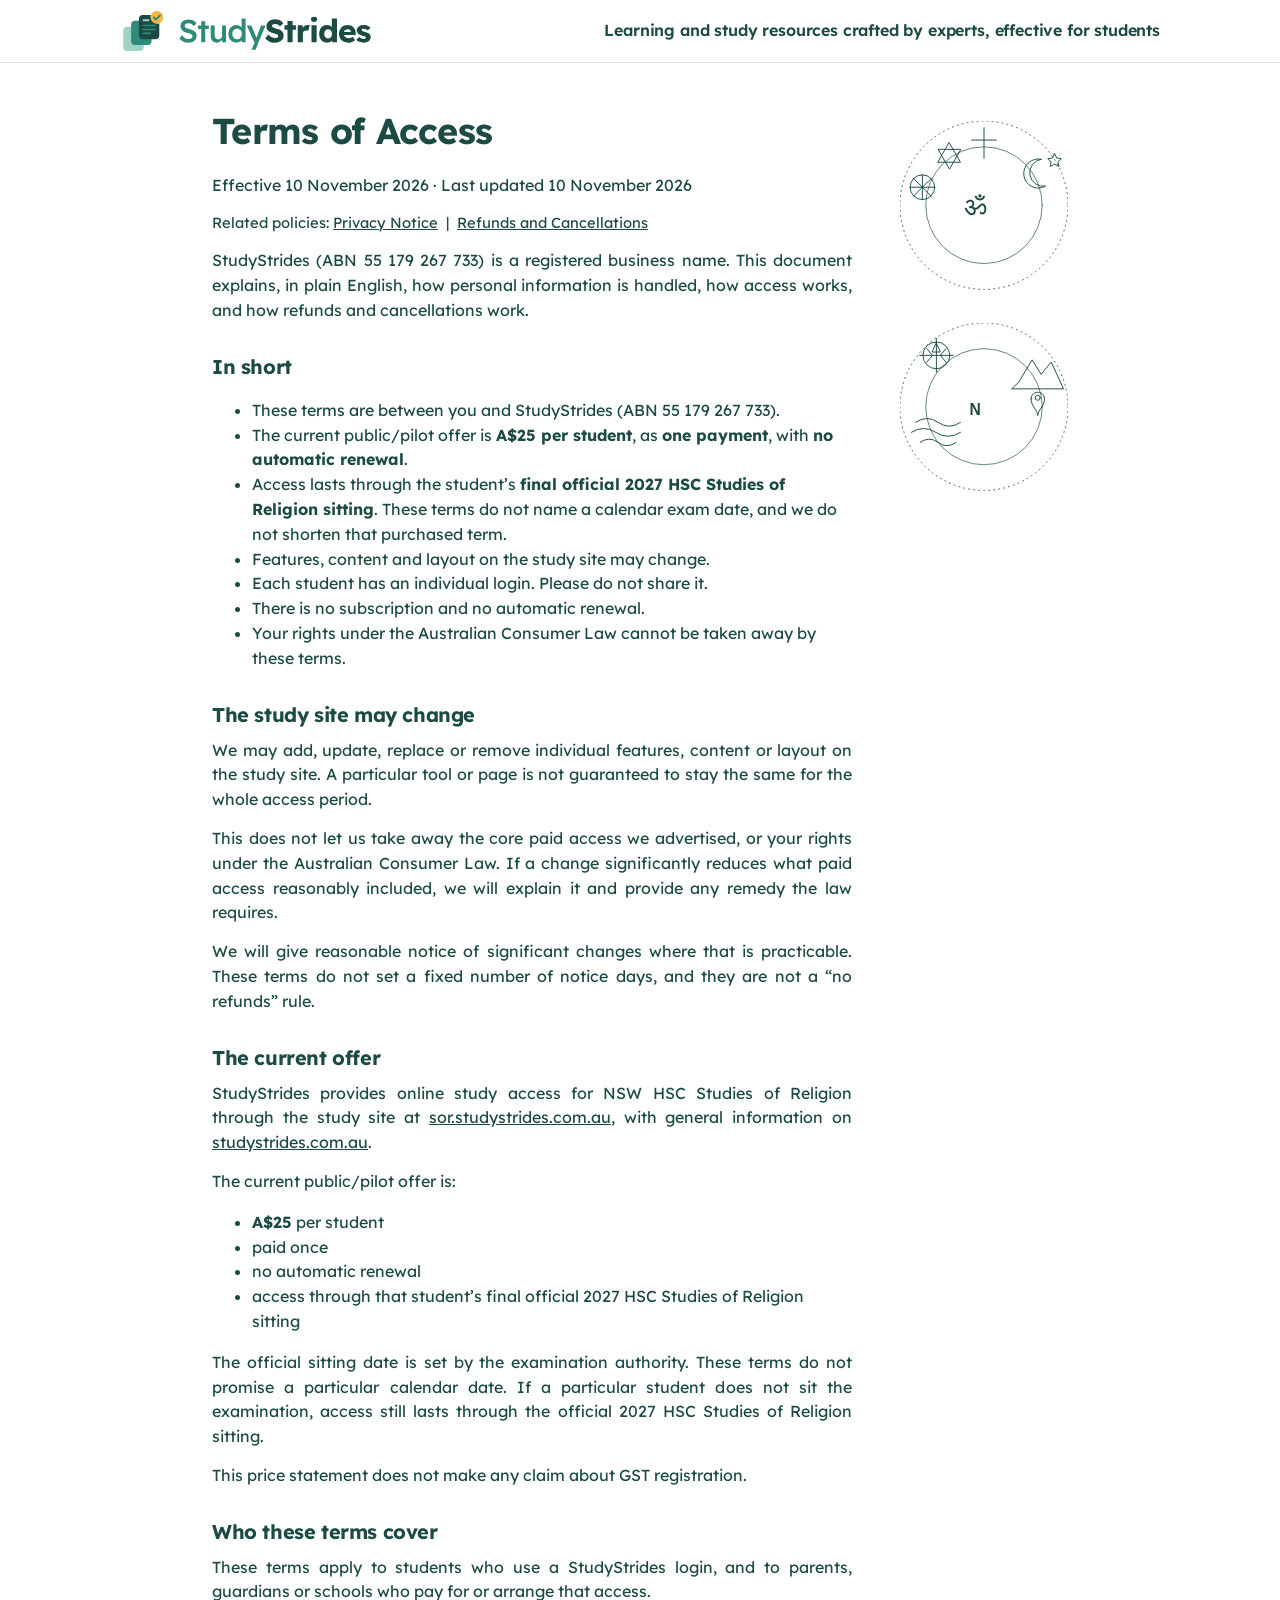
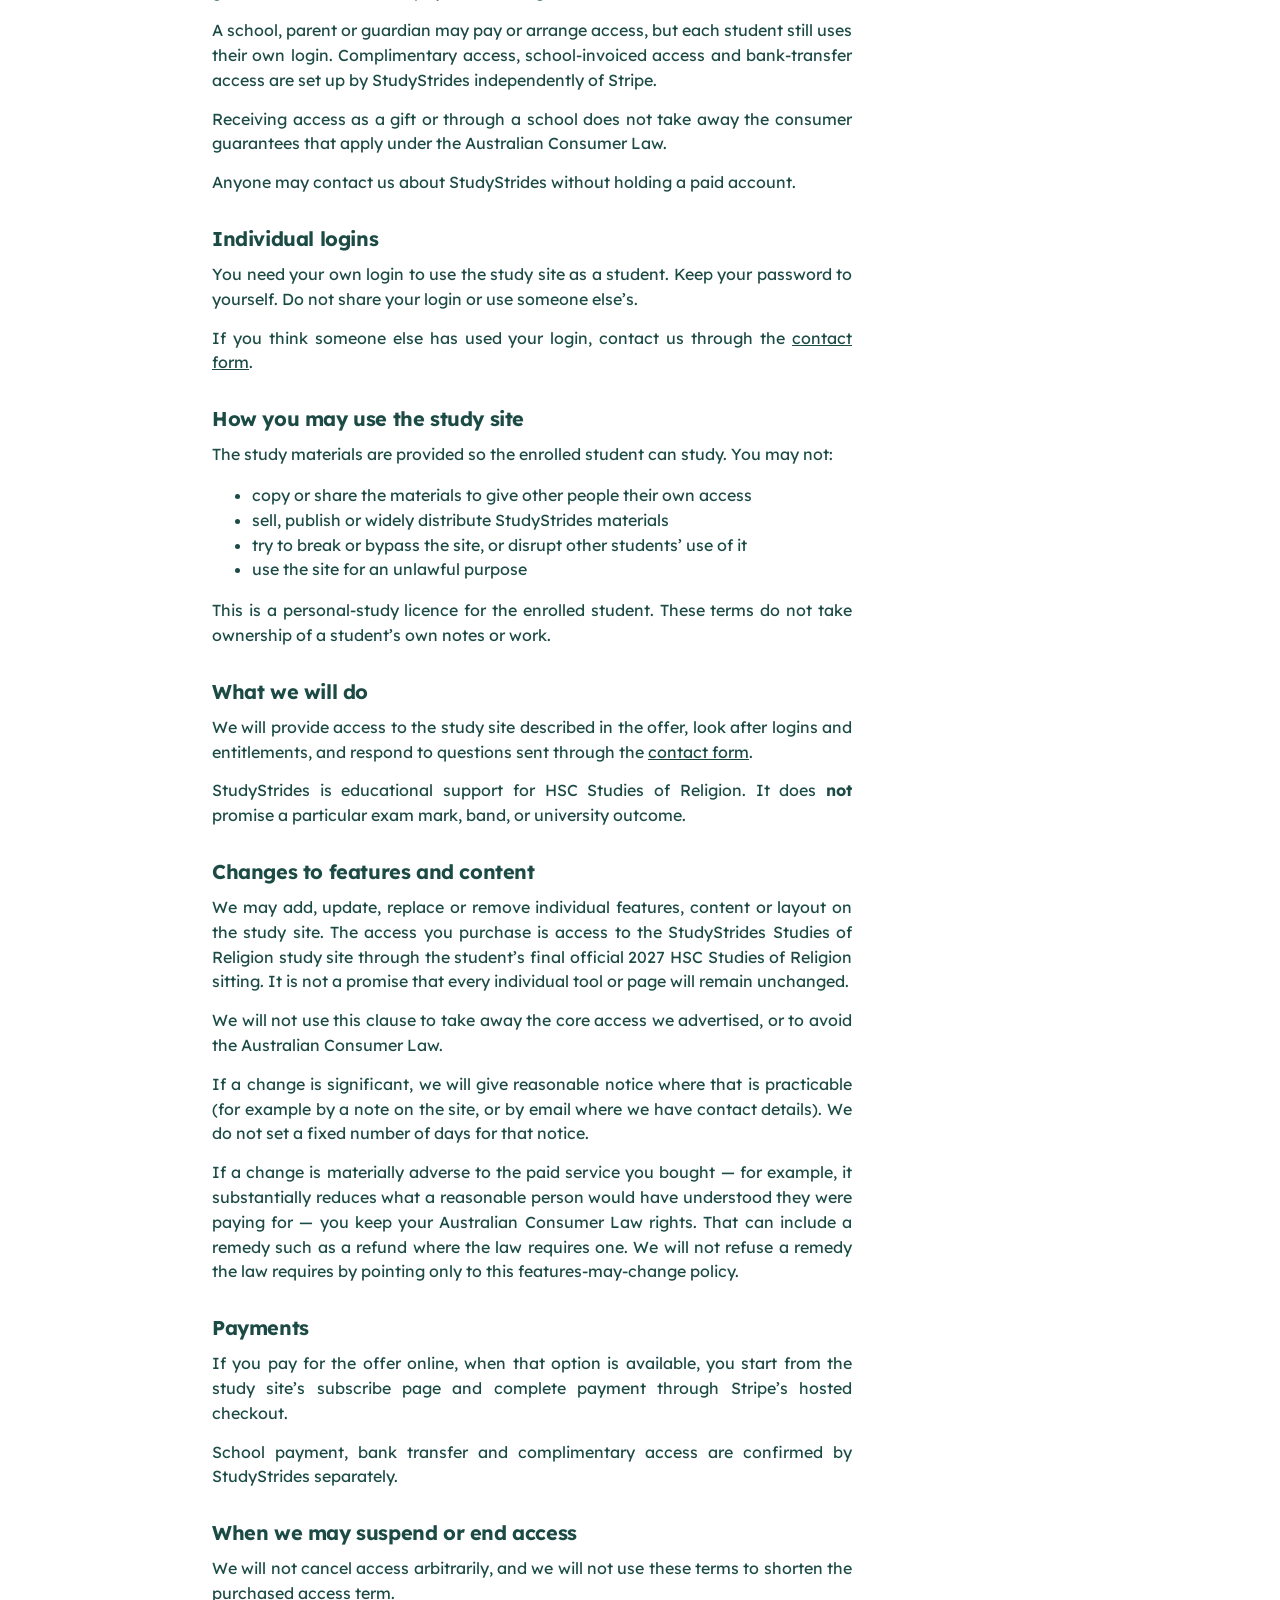
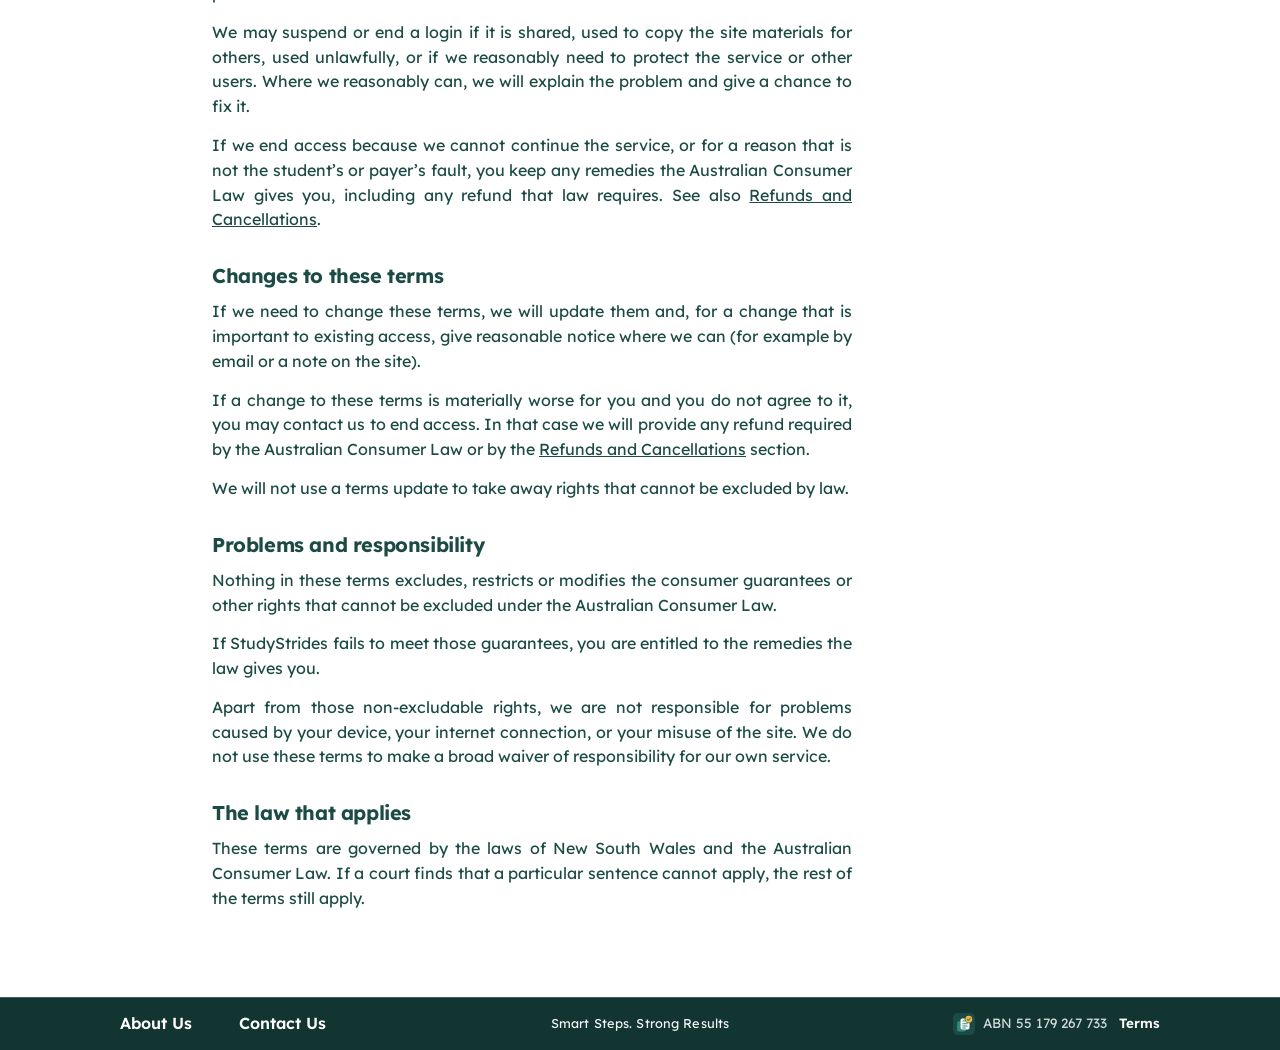
<file: terms/index.html>
<!DOCTYPE html>
<html lang="en">
<head>
<meta charset="utf-8">
<meta name="viewport" content="width=device-width, initial-scale=1">
<title>Terms of Access · StudyStrides</title>
<meta name="description" content="Terms of Access for StudyStrides (ABN 55 179 267 733). The current Studies of Religion study site offer, access, and Australian Consumer Law rights.">
<meta property="og:title" content="Terms of Access · StudyStrides">
<meta property="og:description" content="Terms of Access for StudyStrides (ABN 55 179 267 733). The current Studies of Religion study site offer, access, and Australian Consumer Law rights.">
<meta property="og:type" content="website">
<meta property="og:url" content="https://hsc-prep.github.io/terms/">
<meta property="og:image" content="https://hsc-prep.github.io/assets/png/studystrides-large.png">
<meta name="twitter:card" content="summary_large_image">
<meta name="twitter:title" content="Terms of Access · StudyStrides">
<meta name="twitter:description" content="Terms of Access for StudyStrides (ABN 55 179 267 733). The current Studies of Religion study site offer, access, and Australian Consumer Law rights.">
<meta name="twitter:image" content="https://hsc-prep.github.io/assets/png/studystrides-large.png">
<meta name="theme-color" content="#123532">
<link rel="icon" href="/favicon.ico" sizes="any">
<link rel="icon" href="/favicon.svg" type="image/svg+xml">
<link rel="icon" href="/favicon-32.png" type="image/png" sizes="32x32">
<link rel="icon" href="/favicon-16.png" type="image/png" sizes="16x16">
<link rel="apple-touch-icon" href="/apple-touch-icon.png">
<link rel="preconnect" href="https://fonts.googleapis.com">
<link rel="preconnect" href="https://fonts.gstatic.com" crossorigin>
<link href="https://fonts.googleapis.com/css2?family=Lexend:wght@400;500;600;700&display=swap" rel="stylesheet">
<link rel="stylesheet" href="../assets/site.css">
<script src="/assets/clarity.js"></script>
</head>
<body>
<header class="site-header">
  <div class="wrap bar">
    <a class="brand" href="../">
      <img src="../assets/svg/studystrides-medium.svg" alt="StudyStrides" width="253" height="46">
    </a>
    <p class="site-tagline"><span class="tagline-full">Learning and study resources crafted by experts, effective&nbsp;for&nbsp;students</span><span class="tagline-short">Study resources crafted by experts</span></p>
  </div>
</header>

<main class="page">
  <div class="wrap contact-wrap">
    <div class="contact-layout">
    <div class="prose">
      <h1>Terms of Access</h1>
      <p class="legal-meta">Effective 10 November 2026 · Last updated 10 November 2026</p>
      <p class="legal-related">Related policies: <a href="../privacy/">Privacy Notice</a> &nbsp;|&nbsp; <a href="../refunds/">Refunds and Cancellations</a></p>
      <p>StudyStrides (ABN 55 179 267 733) is a registered business name. This document explains, in plain English, how personal information is handled, how access works, and how refunds and cancellations work.</p>
      <h2>In short</h2>
      <ul>
        <li>These terms are between you and StudyStrides (ABN 55 179 267 733).</li>
        <li>The current public/pilot offer is <strong>A$25 per student</strong>, as <strong>one payment</strong>, with <strong>no automatic renewal</strong>.</li>
        <li>Access lasts through the student’s <strong>final official 2027 HSC Studies of Religion sitting</strong>. These terms do not name a calendar exam date, and we do not shorten that purchased term.</li>
        <li>Features, content and layout on the study site may change.</li>
        <li>Each student has an individual login. Please do not share it.</li>
        <li>There is no subscription and no automatic renewal.</li>
        <li>Your rights under the Australian Consumer Law cannot be taken away by these terms.</li>
      </ul>
      <h2>The study site may change</h2>
      <p>We may add, update, replace or remove individual features, content or layout on the study site. A particular tool or page is not guaranteed to stay the same for the whole access period.</p>
      <p>This does not let us take away the core paid access we advertised, or your rights under the Australian Consumer Law. If a change significantly reduces what paid access reasonably included, we will explain it and provide any remedy the law requires.</p>
      <p>We will give reasonable notice of significant changes where that is practicable. These terms do not set a fixed number of notice days, and they are not a “no refunds” rule.</p>
      <h2>The current offer</h2>
      <p>StudyStrides provides online study access for NSW HSC Studies of Religion through the study site at <a href="https://sor.studystrides.com.au/">sor.studystrides.com.au</a>, with general information on <a href="../">studystrides.com.au</a>.</p>
      <p>The current public/pilot offer is:</p>
      <ul>
        <li><strong>A$25</strong> per student</li>
        <li>paid once</li>
        <li>no automatic renewal</li>
        <li>access through that student’s final official 2027 HSC Studies of Religion sitting</li>
      </ul>
      <p>The official sitting date is set by the examination authority. These terms do not promise a particular calendar date. If a particular student does not sit the examination, access still lasts through the official 2027 HSC Studies of Religion sitting.</p>
      <p>This price statement does not make any claim about GST registration.</p>
      <h2>Who these terms cover</h2>
      <p>These terms apply to students who use a StudyStrides login, and to parents, guardians or schools who pay for or arrange that access.</p>
      <p>A school, parent or guardian may pay or arrange access, but each student still uses their own login. Complimentary access, school-invoiced access and bank-transfer access are set up by StudyStrides independently of Stripe.</p>
      <p>Receiving access as a gift or through a school does not take away the consumer guarantees that apply under the Australian Consumer Law.</p>
      <p>Anyone may contact us about StudyStrides without holding a paid account.</p>
      <h2>Individual logins</h2>
      <p>You need your own login to use the study site as a student. Keep your password to yourself. Do not share your login or use someone else’s.</p>
      <p>If you think someone else has used your login, contact us through the <a href="../contact/">contact form</a>.</p>
      <h2>How you may use the study site</h2>
      <p>The study materials are provided so the enrolled student can study. You may not:</p>
      <ul>
        <li>copy or share the materials to give other people their own access</li>
        <li>sell, publish or widely distribute StudyStrides materials</li>
        <li>try to break or bypass the site, or disrupt other students’ use of it</li>
        <li>use the site for an unlawful purpose</li>
      </ul>
      <p>This is a personal-study licence for the enrolled student. These terms do not take ownership of a student’s own notes or work.</p>
      <h2>What we will do</h2>
      <p>We will provide access to the study site described in the offer, look after logins and entitlements, and respond to questions sent through the <a href="../contact/">contact form</a>.</p>
      <p>StudyStrides is educational support for HSC Studies of Religion. It does <strong>not</strong> promise a particular exam mark, band, or university outcome.</p>
      <h2>Changes to features and content</h2>
      <p>We may add, update, replace or remove individual features, content or layout on the study site. The access you purchase is access to the StudyStrides Studies of Religion study site through the student’s final official 2027 HSC Studies of Religion sitting. It is not a promise that every individual tool or page will remain unchanged.</p>
      <p>We will not use this clause to take away the core access we advertised, or to avoid the Australian Consumer Law.</p>
      <p>If a change is significant, we will give reasonable notice where that is practicable (for example by a note on the site, or by email where we have contact details). We do not set a fixed number of days for that notice.</p>
      <p>If a change is materially adverse to the paid service you bought — for example, it substantially reduces what a reasonable person would have understood they were paying for — you keep your Australian Consumer Law rights. That can include a remedy such as a refund where the law requires one. We will not refuse a remedy the law requires by pointing only to this features-may-change policy.</p>
      <h2>Payments</h2>
      <p>If you pay for the offer online, when that option is available, you start from the study site’s subscribe page and complete payment through Stripe’s hosted checkout.</p>
      <p>School payment, bank transfer and complimentary access are confirmed by StudyStrides separately.</p>
      <h2>When we may suspend or end access</h2>
      <p>We will not cancel access arbitrarily, and we will not use these terms to shorten the purchased access term.</p>
      <p>We may suspend or end a login if it is shared, used to copy the site materials for others, used unlawfully, or if we reasonably need to protect the service or other users. Where we reasonably can, we will explain the problem and give a chance to fix it.</p>
      <p>If we end access because we cannot continue the service, or for a reason that is not the student’s or payer’s fault, you keep any remedies the Australian Consumer Law gives you, including any refund that law requires. See also <a href="../refunds/">Refunds and Cancellations</a>.</p>
      <h2>Changes to these terms</h2>
      <p>If we need to change these terms, we will update them and, for a change that is important to existing access, give reasonable notice where we can (for example by email or a note on the site).</p>
      <p>If a change to these terms is materially worse for you and you do not agree to it, you may contact us to end access. In that case we will provide any refund required by the Australian Consumer Law or by the <a href="../refunds/">Refunds and Cancellations</a> section.</p>
      <p>We will not use a terms update to take away rights that cannot be excluded by law.</p>
      <h2>Problems and responsibility</h2>
      <p>Nothing in these terms excludes, restricts or modifies the consumer guarantees or other rights that cannot be excluded under the Australian Consumer Law.</p>
      <p>If StudyStrides fails to meet those guarantees, you are entitled to the remedies the law gives you.</p>
      <p>Apart from those non-excludable rights, we are not responsible for problems caused by your device, your internet connection, or your misuse of the site. We do not use these terms to make a broad waiver of responsibility for our own service.</p>
      <h2>The law that applies</h2>
      <p>These terms are governed by the laws of New South Wales and the Australian Consumer Law. If a court finds that a particular sentence cannot apply, the rest of the terms still apply.</p>
    </div>
    <div class="contact-side" aria-hidden="true">
      <img src="../assets/svg/sor-pattern.svg" alt="" width="168" height="174">
      <img src="../assets/svg/geo-pattern.svg" alt="" width="168" height="174">
    </div>
    </div>
  </div>
</main>

<footer class="site-footer">
  <div class="wrap footer-bar">
    <nav class="footer-nav" aria-label="Site">
      <a href="../about/">About Us</a>
      <a href="../contact/">Contact Us</a>
    </nav>
    <p class="footer-tagline">Smart Steps. <br class="footer-tagline-break">Strong Results</p>
    <div class="footer-legal"><img class="footer-icon" src="../assets/svg/studystrides-icon.svg" alt="" width="16" height="16"><span class="footer-abn">ABN 55 179 267 733</span><a class="footer-terms" href="../terms/">Terms</a></div>
  </div>
</footer>
</body>
</html>
</file>
<file: assets/site.css>
:root {
  --pine: #1C4B46;
  --teal: #2E8B7A;
  --mint: #9ED3C3;
  --marigold: #F4B63F;
  --marigold-press: #E0A42B;
  --night: #123532;
  --mist: #F1F7F5;
  --line: #DCE7E3;
  --white: #FFFFFF;
  --muted: #4E6B66;
}

* { box-sizing: border-box; }

body {
  margin: 0;
  min-height: 100vh;
  display: flex;
  flex-direction: column;
  font-family: Lexend, "Segoe UI", sans-serif;
  color: var(--pine);
  background: var(--white);
  line-height: 1.55;
}

a { color: inherit; }

img { max-width: 100%; }

.wrap {
  width: min(1040px, calc(100% - 28px));
  margin-inline: auto;
}

.visually-hidden {
  position: absolute;
  width: 1px;
  height: 1px;
  padding: 0;
  margin: -1px;
  overflow: hidden;
  clip: rect(0, 0, 0, 0);
  white-space: nowrap;
  border: 0;
}

.site-header {
  background: var(--white);
  border-bottom: 1px solid var(--line);
}

.bar {
  display: flex;
  align-items: center;
  justify-content: space-between;
  gap: clamp(4px, 1.2cqw, 16px);
  min-height: 52px;
  padding: 8px 0;
  flex-wrap: nowrap;
  container-type: inline-size;
  container-name: bar;
}

.brand {
  display: flex;
  align-items: center;
  flex: 0 0 auto;
  line-height: 0;
}

.brand img {
  display: block;
  height: clamp(15px, 4.5cqw, 46px);
  width: auto;
}

.site-nav {
  display: flex;
  align-items: center;
  justify-content: flex-end;
  gap: clamp(4px, 1.3cqw, 18px);
  flex-wrap: nowrap;
  min-width: 0;
}

.site-tagline {
  margin: 0;
  color: var(--pine);
  font-weight: 600;
  font-size: clamp(0.78rem, 2.4cqw, 1rem);
  line-height: 1.2;
  letter-spacing: -0.01em;
  text-align: right;
  min-width: 0;
}

.site-nav a {
  color: var(--pine);
  font-weight: 600;
  font-size: clamp(8px, 2.5cqw, 1rem);
  line-height: 1.2;
  letter-spacing: -0.01em;
  white-space: nowrap;
  text-decoration: none;
  padding: 8px 0;
}

.site-nav a:hover {
  text-decoration: underline;
  text-decoration-color: var(--teal);
  text-decoration-thickness: 2px;
  text-underline-offset: 5px;
}

.site-nav:has(.nav-sep) {
  gap: 0;
}

.nav-sep {
  color: var(--pine);
  font-weight: 400;
  font-size: clamp(8px, 2.5cqw, 1rem);
  line-height: 1.2;
  white-space: nowrap;
  user-select: none;
}

[hidden] {
  display: none !important;
}

.courses {
  background: var(--mist);
  /* Fill any leftover height so a tall window shows more page background rather
     than a white band between the bar and the footer. */
  flex: 1 0 auto;
  /* One narrow gap everywhere: banner to tiles, tiles to the "For schools" bar,
     and the bar to the footer are all 24px. */
  padding: 24px 22px 24px;
}

.courses-inner {
  width: min(1120px, 100%);
  margin-inline: auto;
  display: grid;
  grid-template-columns: repeat(2, minmax(0, 1fr));
  gap: 24px;
  align-items: stretch;
}

.card {
  background: var(--white);
  border: 1px solid var(--line);
  border-top: 4px solid var(--marigold);
  border-radius: 16px;
  padding: 16px 16px 18px;
}

.card-pattern {
  display: block;
  width: min(168px, 58%);
  height: auto;
  margin: 2px 0 8px;
}

.card h2 {
  margin: 0 0 6px;
  font-size: 1.2rem;
  letter-spacing: -0.02em;
  line-height: 1.25;
}

.card p {
  margin: 0;
}

.button {
  display: block;
  width: 100%;
  margin: 0 0 14px;
  background: var(--marigold);
  color: var(--pine);
  font-family: inherit;
  font-weight: 700;
  font-size: 1rem;
  line-height: 1.3;
  text-decoration: none;
  text-align: center;
  padding: 12px 16px;
  border: 0;
  border-radius: 10px;
  cursor: pointer;
}

.button:hover { background: var(--marigold-press); }

.button:focus-visible,
.site-nav a:focus-visible,
.brand:focus-visible,
.site-footer a:focus-visible,
.form input:focus-visible,
.form textarea:focus-visible {
  outline: 3px solid var(--pine);
  outline-offset: 3px;
}

.page {
  padding: 40px 0 72px;
}

.page h1 {
  margin: 0 0 14px;
  font-size: clamp(1.8rem, 3vw, 2.25rem);
  font-weight: 700;
  letter-spacing: -0.02em;
}

.prose {
  max-width: 40rem;
}

.prose h2 {
  margin: 28px 0 8px;
  font-size: 1.25rem;
  letter-spacing: -0.02em;
}

.prose p {
  margin: 0 0 14px;
}

.form {
  display: grid;
  gap: 14px;
  max-width: 32rem;
  margin-top: 8px;
}

.form label {
  display: grid;
  gap: 6px;
  font-weight: 600;
}

.form input,
.form textarea {
  font: inherit;
  color: var(--pine);
  background: var(--white);
  border: 1px solid var(--line);
  border-radius: 10px;
  padding: 12px 14px;
  width: 100%;
}

.form textarea {
  min-height: 150px;
  resize: vertical;
}

.form .button {
  width: auto;
  min-width: 9rem;
  justify-self: start;
  margin: 2px 0 0;
}

.form-note {
  margin: 0;
  color: var(--muted);
  font-size: 0.95rem;
  font-weight: 400;
}

.honey {
  position: absolute;
  left: -10000px;
  width: 1px;
  height: 1px;
  overflow: hidden;
}

.sent {
  max-width: 36rem;
  background: var(--mist);
  border: 1px solid var(--line);
  border-left: 4px solid var(--teal);
  border-radius: 12px;
  padding: 16px 18px;
}

.sent p { margin: 0; }

.options-next {
  margin-top: 14px;
  padding-top: 12px;
  border-top: 1px solid var(--line);
}

.options-next p { margin: 0 0 8px; }

.options-next ul {
  margin: 0;
  padding-left: 1.2rem;
}

.options-next li + li { margin-top: 6px; }

.options-next a,
.form-error a {
  font-weight: 600;
  text-decoration: underline;
  text-decoration-color: var(--marigold);
  text-underline-offset: 3px;
}

.form-error {
  max-width: 36rem;
  margin: 0 0 12px;
  background: var(--white);
  border: 1px solid var(--line);
  border-left: 4px solid #8d2f2f;
  border-radius: 12px;
  padding: 16px 18px;
}

.form-error p { margin: 0; }

.about-marks {
  display: flex;
  flex-wrap: wrap;
  gap: 28px;
  align-items: center;
  margin: 36px 0 0;
}

.about-marks img {
  display: block;
  width: 104px;
  height: auto;
}

.contact-box {
  position: relative;
  overflow: hidden;
  max-width: 36rem;
  margin-top: 8px;
  padding: 20px 22px 22px;
  background: var(--white);
  border: 1px solid var(--line);
  border-radius: 16px;
}

.contact-box > *:not(.wm) {
  position: relative;
  z-index: 1;
}

.contact-box .form { max-width: none; margin-top: 0; }

.contact-box .wm {
  position: absolute;
  z-index: 0;
  width: 260px;
  height: auto;
  opacity: 0.07;
  pointer-events: none;
}

.contact-box .wm-sor { top: -56px; right: -70px; }
.contact-box .wm-geo { bottom: -84px; left: -84px; }

.contact-wrap {
  width: fit-content;
  max-width: min(56rem, calc(100% - 28px));
}

.contact-layout {
  display: flex;
  align-items: flex-start;
  gap: 48px;
}

.contact-layout > .prose { flex: 1 1 36rem; }
.contact-layout > .prose p { text-align: justify; }

.contact-layout .contact-box { flex: 1 1 36rem; margin-top: 8px; }

.contact-side {
  flex: none;
  display: grid;
  gap: 28px;
  justify-items: center;
  padding-top: 18px;
}

.contact-side img {
  display: block;
  width: 168px;
  height: auto;
}

@media (max-width: 800px) {
  .contact-layout { flex-direction: column; gap: 24px; }
  .contact-layout .contact-box { flex: none; width: 100%; }
  .contact-side { grid-auto-flow: column; padding-top: 0; gap: 24px; }
  .contact-side img { width: 120px; }
}

.site-footer {
  background: var(--night);
  color: var(--mist);
  border-top: 1px solid rgba(158, 211, 195, 0.28);
  padding: 0;
  margin-top: auto;
}

.footer-nav {
  display: flex;
  gap: 8px 28px;
  flex-wrap: wrap;
  align-items: center;
  min-height: 32px;
}

.footer-nav a {
  color: var(--white);
  font-weight: 600;
  text-decoration: none;
  padding: 6px 0;
}

.footer-nav a:hover,
.footer-nav a[aria-current="page"] {
  text-decoration: underline;
  text-decoration-color: var(--marigold);
  text-underline-offset: 4px;
}

.footer-bar {
  display: grid;
  grid-template-columns: minmax(0, 1fr) auto minmax(0, 1fr);
  align-items: center;
  column-gap: 16px;
  min-height: 52px;
}

.footer-tagline {
  margin: 0;
  justify-self: center;
  text-align: center;
  color: var(--mist);
  font-size: 0.8rem;
  font-weight: 400;
  line-height: 1.35;
  letter-spacing: 0.01em;
}

.footer-tagline-break {
  display: none;
}

.footer-brand {
  justify-self: end;
  display: flex;
  align-items: center;
  line-height: 0;
}

.footer-brand img {
  display: block;
  height: 28px;
  width: auto;
}

.footer-brand:hover {
  opacity: 0.86;
}

.page-stub {
  background: var(--night);
  color: var(--mist);
}

.page-stub main {
  flex: 1;
  display: grid;
  place-items: center;
  text-align: center;
  padding: 24px;
}

.page-stub main a { color: var(--marigold); }

@media (max-width: 800px) {
  .courses { padding: 24px 16px 24px; }
  .courses-inner {
    grid-template-columns: 1fr;
    width: min(560px, 100%);
  }
}

@media (max-width: 720px) {
  .footer-bar {
    column-gap: 10px;
  }

  .footer-nav {
    flex-direction: column;
    align-items: flex-start;
    gap: 0;
  }

  .footer-tagline {
    font-size: 0.72rem;
    max-width: none;
  }

  .footer-tagline-break {
    display: block;
  }

  .footer-brand img {
    height: 22px;
  }
}

@media (max-width: 480px) {
  .wrap { width: calc(100% - 16px); }
  .page { padding: 32px 0 56px; }
  .card h2 { font-size: 1.08rem; }
}

/* Right of the footer: ABN and a link to the Terms page (which links to Privacy and Refunds). */
.footer-legal { justify-self: end; display: flex; flex-wrap: wrap; align-items: center; justify-content: flex-end; gap: 2px 14px; font-size: 0.75rem; color: #F1F7F5; }
.footer-icon { display: block; width: 16px; height: 16px; margin-right: -6px; }
.footer-abn { white-space: nowrap; opacity: 0.85; }
.footer-terms { color: #fff; font-weight: 600; text-decoration: none; }
.footer-terms:hover { text-decoration: underline; text-decoration-color: #F4B63F; text-underline-offset: 3px; }
.footer-terms:focus-visible { outline: 3px solid #9ED3C3; outline-offset: 3px; }
@media (max-width: 720px) {
  .footer-legal { flex-direction: column; align-items: flex-end; gap: 3px; font-size: 0.7rem; }
}
.legal-related { margin: 6px 0 18px; font-size: 0.92rem; }

/* Banner tagline: full sentence on wider screens, short version on phones. */
.tagline-short { display: none; }
@media (max-width: 720px) {
  .tagline-full { display: none; }
  .tagline-short { display: inline; }
}

/* Bigger icon and ABN/Terms text; the gap between About Us and Contact Us widens to match, so both sides of the footer are the same width. */
.footer-icon { width: 22px; height: 22px; margin-right: -4px; }
@media (min-width: 721px) {
  .footer-legal { font-size: 0.84rem; column-gap: 12px; }
  .footer-nav { column-gap: 47px; }
}
@media (max-width: 720px) {
  .footer-icon { width: 18px; height: 18px; margin-right: 0; }
}

/* Contact Us: less space above the title and before the footer. */
.page-contact { padding: 20px 0 28px; }
@media (max-width: 480px) {
  .page-contact { padding: 16px 0 24px; }
}

/* Contact Us: a shorter form so the whole page fits on a laptop screen.
   Name and Email sit side by side, and the message box starts small;
   students can drag its corner to make it taller. */
.page-contact .prose p { margin-bottom: 8px; }
.page-contact .form { gap: 10px; }
.page-contact .form-row { display: grid; grid-template-columns: 1fr 1fr; gap: 12px; }
.page-contact .form input,
.page-contact .form textarea { padding: 10px 12px; }
.page-contact .form textarea { min-height: 0; height: 96px; resize: vertical; }
.page-contact .contact-side { gap: 18px; padding-top: 8px; }
.page-contact .contact-side img { width: 132px; }
/* Use the full page width (same as the header), so the form is wide rather than tall. */
.page-contact .contact-wrap { width: min(1040px, calc(100% - 28px)); max-width: none; }
.page-contact .contact-layout .contact-box { flex: 1 1 auto; max-width: none; }
@media (max-width: 560px) {
  .page-contact .form-row { grid-template-columns: 1fr; }
}

/* "For schools" bar under the course cards: half the width of the tiles area, with
   the same 24px gap above and below it as everywhere else on the page. */
.schools-cta {
  width: min(1120px, 100%);
  margin: 24px auto 0;
  text-align: center;
}
.schools-cta .button {
  width: 50%;
  margin: 0 auto;
  font-size: 0.95rem;
  padding: 10px 22px;
}
@media (max-width: 800px) {
  .schools-cta .button { width: 100%; }
}
</file>
